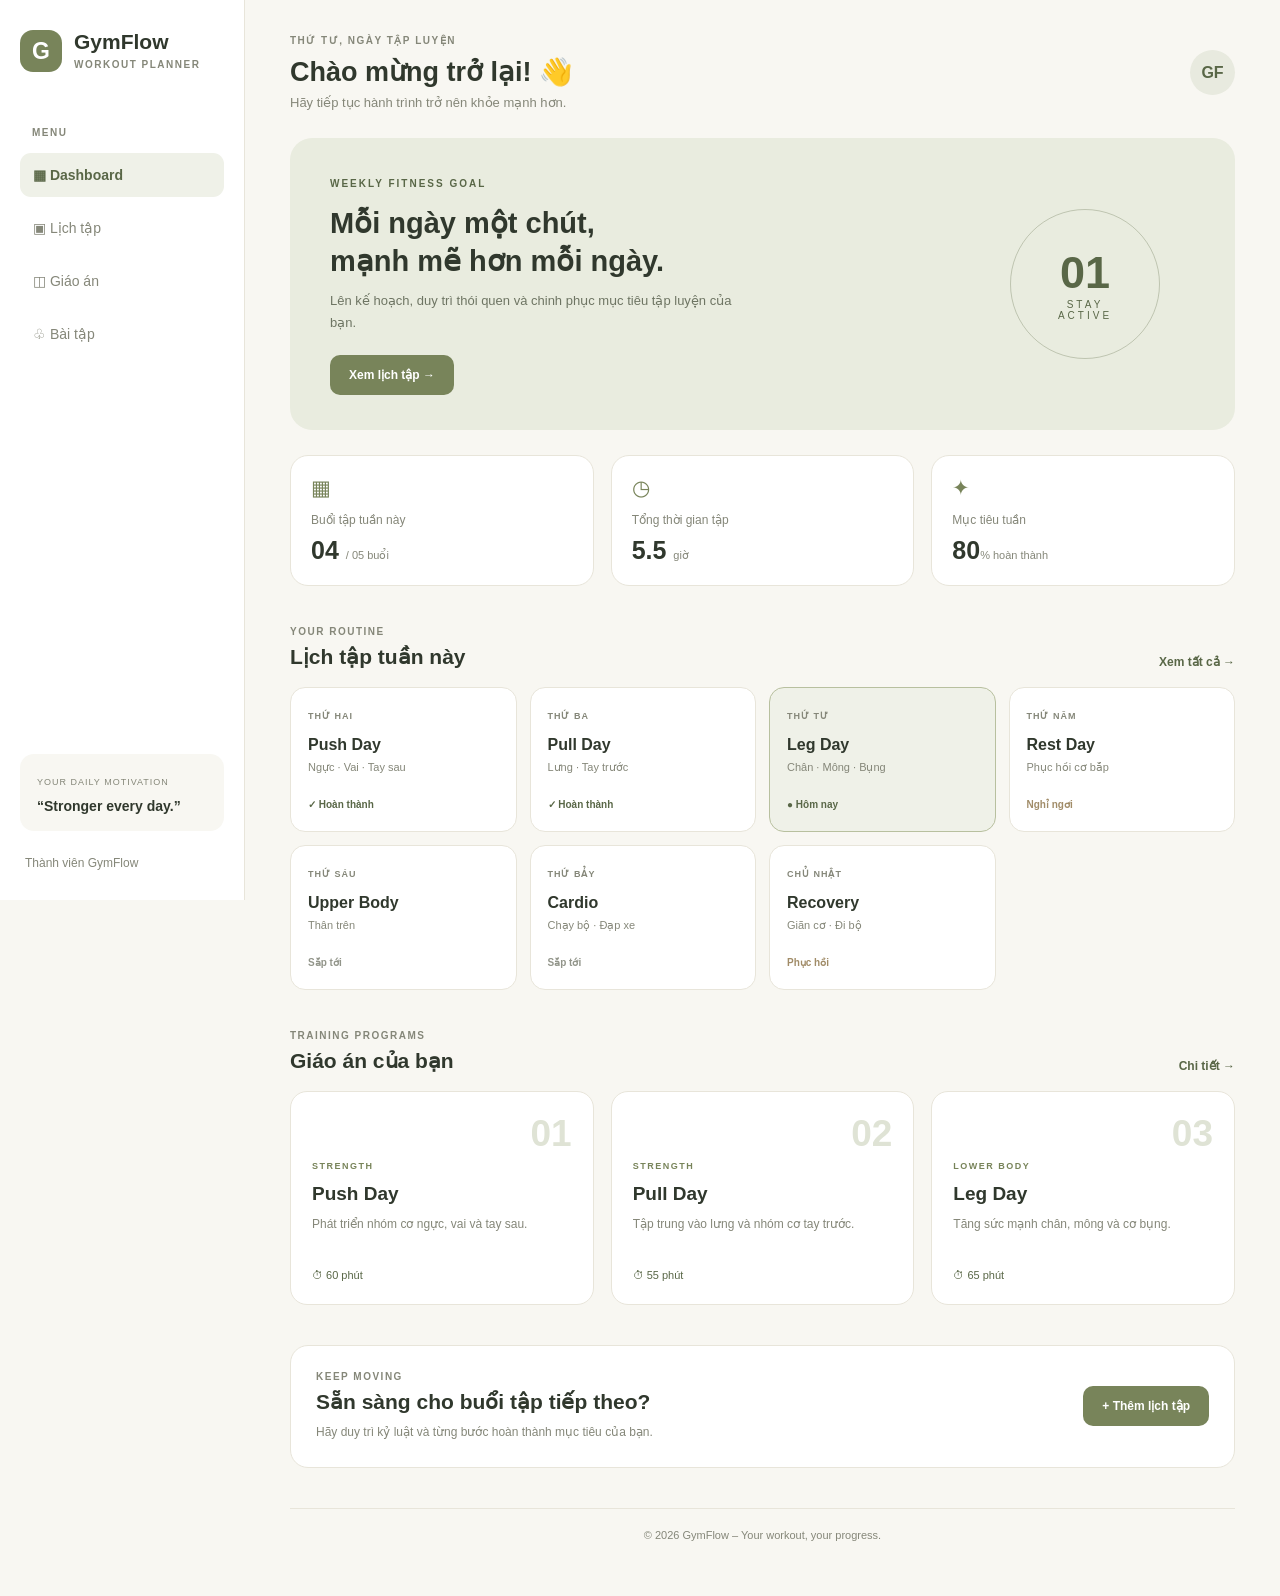
<file: GymFlow/index.html>
<!DOCTYPE html>
<html lang="vi">

<head>
    <meta charset="UTF-8">
    <meta name="viewport" content="width=device-width, initial-scale=1.0">
    <title>GymFlow | Quản lý lịch tập</title>
    <link rel="stylesheet" href="styles.css">
</head>

<body>

    <aside class="sidebar">
        <div class="brand">
            <div class="brand-icon">G</div>
            <div>
                <h2>GymFlow</h2>
                <span>WORKOUT PLANNER</span>
            </div>
        </div>

        <p class="menu-label">MENU</p>

        <nav>
            <a href="index.html" class="nav-link active">▦ Dashboard</a>
            <a href="schedule.html" class="nav-link">▣ Lịch tập</a>
            <a href="exercises.html" class="nav-link">◫ Giáo án</a>
            <a href="exercises.html#exercise-library" class="nav-link">♧ Bài tập</a>
        </nav>


        <div class="sidebar-bottom">
            <div class="quote">
                <span>YOUR DAILY MOTIVATION</span>
                <p>“Stronger every day.”</p>
            </div>
            <p class="user-name">Thành viên GymFlow</p>
        </div>
    </aside>

    <main class="main-content" id="dashboard">
        <header class="topbar">
            <div>
                <p class="eyebrow">THỨ TƯ, NGÀY TẬP LUYỆN</p>
                <h1>Chào mừng trở lại! 👋</h1>
                <p class="subtitle">Hãy tiếp tục hành trình trở nên khỏe mạnh hơn.</p>
            </div>
            <div class="avatar">GF</div>
        </header>

        <section class="hero">
            <div class="hero-text">
                <span class="hero-tag">WEEKLY FITNESS GOAL</span>
                <h2>Mỗi ngày một chút,<br>mạnh mẽ hơn mỗi ngày.</h2>
                <p>Lên kế hoạch, duy trì thói quen và chinh phục mục tiêu tập luyện của bạn.</p>
                <a href="#schedule" class="primary-button">Xem lịch tập →</a>
            </div>
            <div class="hero-decoration">
                <span>01</span>
                <small>STAY<br>ACTIVE</small>
            </div>
        </section>

        <section class="stats">
            <article class="stat-card">
                <div class="stat-icon">▦</div>
                <p>Buổi tập tuần này</p>
                <h3>04 <span>/ 05 buổi</span></h3>
            </article>
            <article class="stat-card">
                <div class="stat-icon">◷</div>
                <p>Tổng thời gian tập</p>
                <h3>5.5 <span>giờ</span></h3>
            </article>
            <article class="stat-card">
                <div class="stat-icon">✦</div>
                <p>Mục tiêu tuần</p>
                <h3>80<span>% hoàn thành</span></h3>
            </article>
        </section>

        <section class="section" id="schedule">
            <div class="section-heading">
                <div>
                    <p class="eyebrow">YOUR ROUTINE</p>
                    <h2>Lịch tập tuần này</h2>
                </div>
                <a href="schedule.html" class="text-link">Xem tất cả →</a>
            </div>

            <div class="schedule-grid">
                <article class="day-card completed">
                    <span class="day">THỨ HAI</span>
                    <h3>Push Day</h3>
                    <p>Ngực · Vai · Tay sau</p>
                    <span class="status">✓ Hoàn thành</span>
                </article>
                <article class="day-card completed">
                    <span class="day">THỨ BA</span>
                    <h3>Pull Day</h3>
                    <p>Lưng · Tay trước</p>
                    <span class="status">✓ Hoàn thành</span>
                </article>
                <article class="day-card today">
                    <span class="day">THỨ TƯ</span>
                    <h3>Leg Day</h3>
                    <p>Chân · Mông · Bụng</p>
                    <span class="status">● Hôm nay</span>
                </article>
                <article class="day-card">
                    <span class="day">THỨ NĂM</span>
                    <h3>Rest Day</h3>
                    <p>Phục hồi cơ bắp</p>
                    <span class="status rest">Nghỉ ngơi</span>
                </article>
                <article class="day-card">
                    <span class="day">THỨ SÁU</span>
                    <h3>Upper Body</h3>
                    <p>Thân trên</p>
                    <span class="status upcoming">Sắp tới</span>
                </article>
                <article class="day-card">
                    <span class="day">THỨ BẢY</span>
                    <h3>Cardio</h3>
                    <p>Chạy bộ · Đạp xe</p>
                    <span class="status upcoming">Sắp tới</span>
                </article>
                <article class="day-card">
                    <span class="day">CHỦ NHẬT</span>
                    <h3>Recovery</h3>
                    <p>Giãn cơ · Đi bộ</p>
                    <span class="status rest">Phục hồi</span>
                </article>
            </div>
        </section>

        <section class="section" id="plans">
            <div class="section-heading">
                <div>
                    <p class="eyebrow">TRAINING PROGRAMS</p>
                    <h2>Giáo án của bạn</h2>
                </div>
                <a href="schedule.html" class="text-link">Chi tiết →</a>
            </div>

            <div class="plan-grid">
                <article class="plan-card">
                    <div class="plan-number">01</div>
                    <span class="plan-category">STRENGTH</span>
                    <h3>Push Day</h3>
                    <p>Phát triển nhóm cơ ngực, vai và tay sau.</p>
                    <span class="plan-time">⏱ 60 phút</span>
                </article>
                <article class="plan-card">
                    <div class="plan-number">02</div>
                    <span class="plan-category">STRENGTH</span>
                    <h3>Pull Day</h3>
                    <p>Tập trung vào lưng và nhóm cơ tay trước.</p>
                    <span class="plan-time">⏱ 55 phút</span>
                </article>
                <article class="plan-card">
                    <div class="plan-number">03</div>
                    <span class="plan-category">LOWER BODY</span>
                    <h3>Leg Day</h3>
                    <p>Tăng sức mạnh chân, mông và cơ bụng.</p>
                    <span class="plan-time">⏱ 65 phút</span>
                </article>
            </div>
        </section>

        <section class="section exercise-section" id="exercises">
            <div>
                <p class="eyebrow">KEEP MOVING</p>
                <h2>Sẵn sàng cho buổi tập tiếp theo?</h2>
                <p>Hãy duy trì kỷ luật và từng bước hoàn thành mục tiêu của bạn.</p>
            </div>
            <a href="form.html" class="primary-button">+ Thêm lịch tập</a>
        </section>

        <footer>
            <p>© 2026 GymFlow – Your workout, your progress.</p>
        </footer>
    </main>

</body>

</html>
</file>
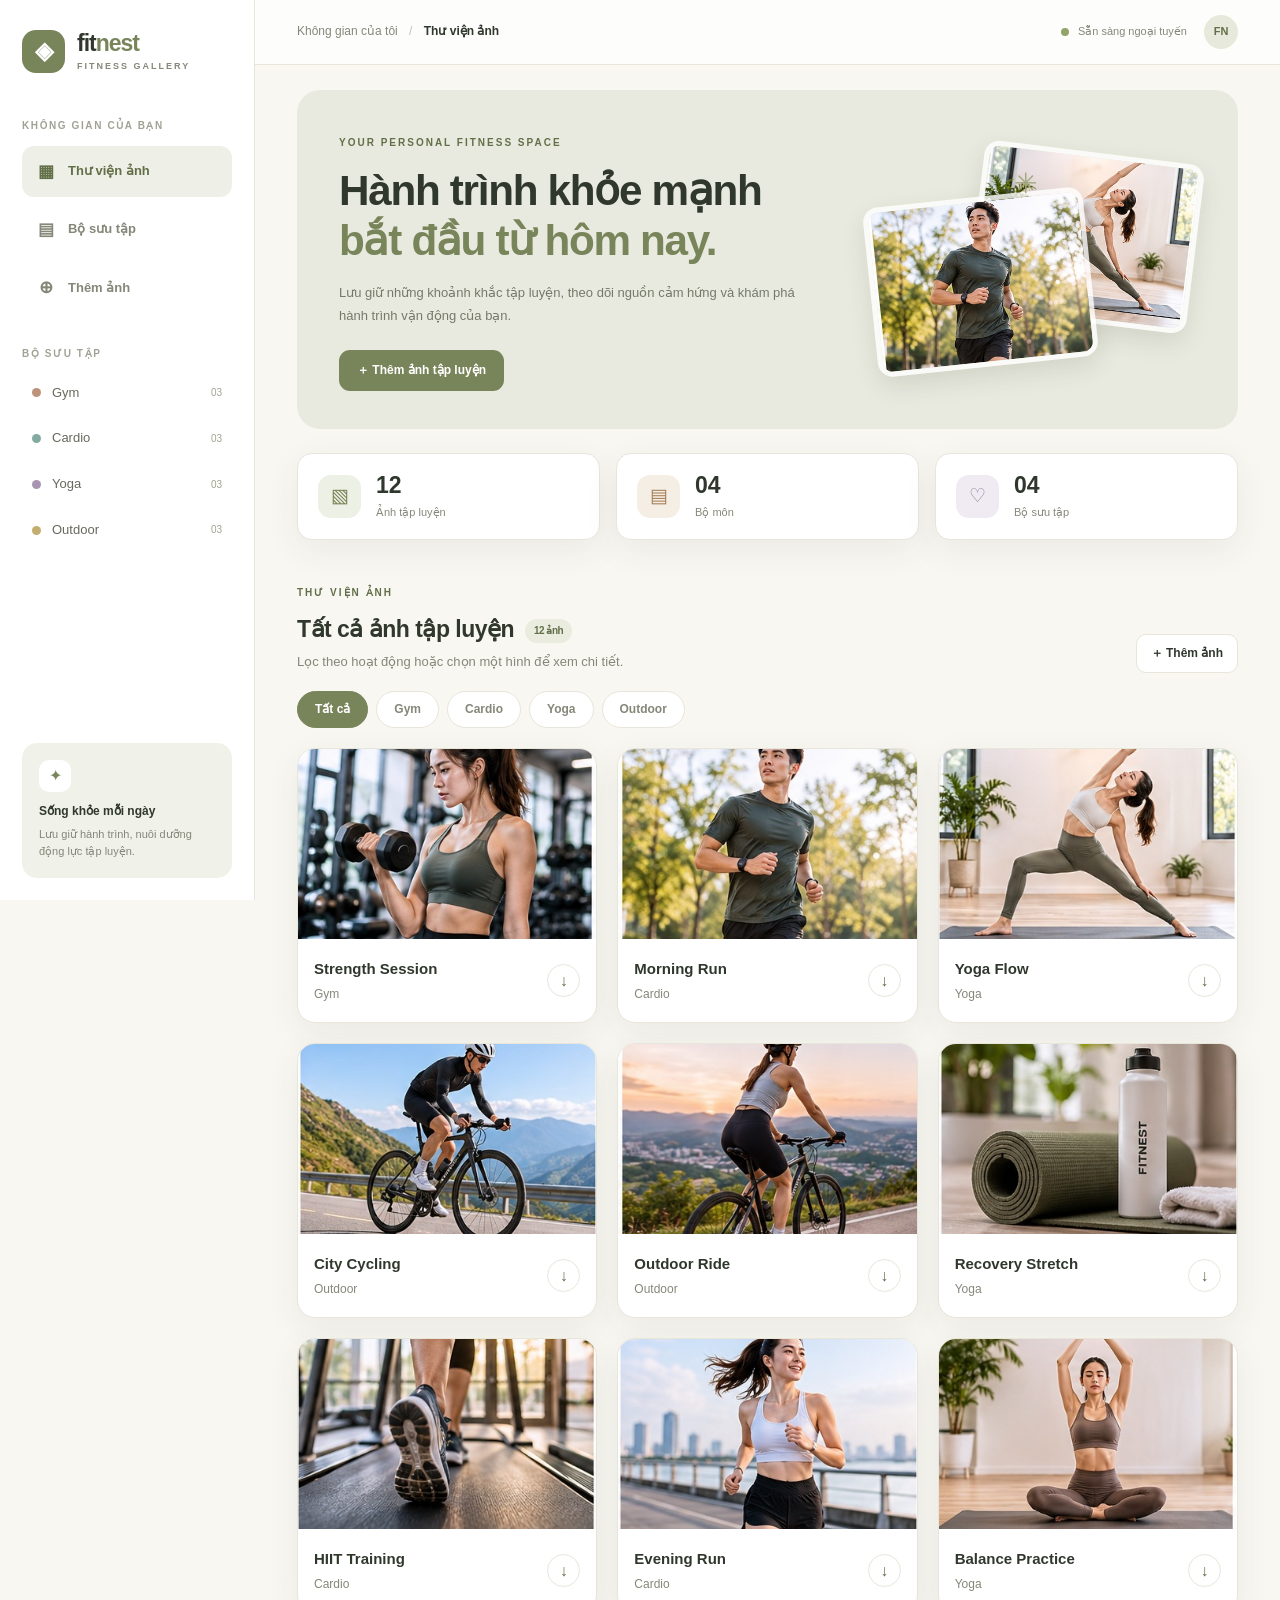
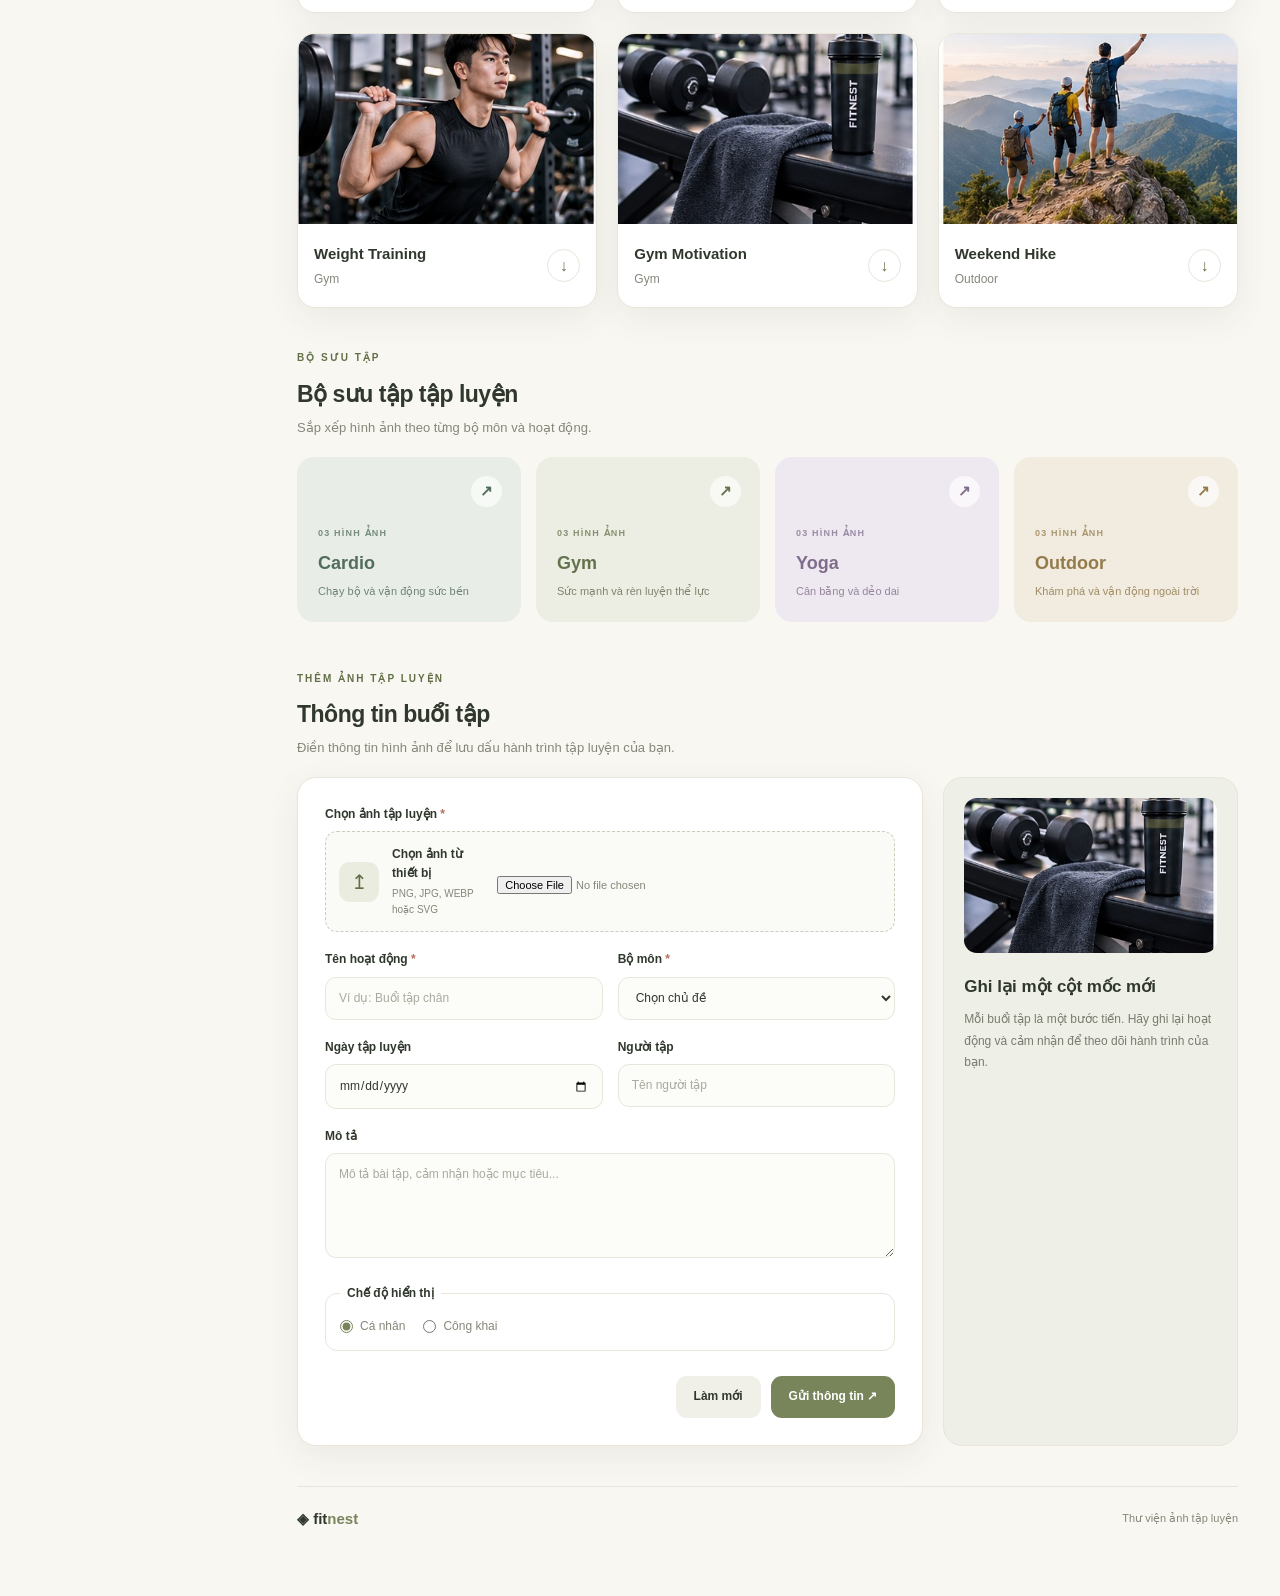
<file: PhotoNest_Custom/index.html>
<!doctype html>
<html lang="vi">

<head>
    <meta charset="utf-8">
    <meta name="viewport" content="width=device-width,initial-scale=1">
    <meta name="description" content="FitNest — Thư viện ảnh tập luyện">
    <title>FitNest | Thư viện ảnh tập luyện</title>
    <link rel="stylesheet" href="styles.css">
</head>

<body>
    <a class="skip-link" href="#gallery">Đến thư viện ảnh</a>
    <div class="app">
        <aside class="sidebar">
            <a class="brand" href="index.html">
                <span class="brand-icon">◈</span>
                <span>fit<b>nest</b><small>FITNESS GALLERY</small></span>
            </a>
            <p class="nav-label">KHÔNG GIAN CỦA BẠN</p>
            <nav class="nav-links" aria-label="Điều hướng">
                <a class="nav-active" href="#gallery"><span>▦</span> Thư viện ảnh</a>
                <a href="#collections"><span>▤</span> Bộ sưu tập</a>
                <a href="#add-photo"><span>⊕</span> Thêm ảnh</a>
            </nav>

            <p class="nav-label">BỘ SƯU TẬP</p>
            <div class="side-collections">
                <a href="#collections"><span class="dot coral"></span> Gym <small>03</small></a>
                <a href="#collections"><span class="dot aqua"></span> Cardio <small>03</small></a>
                <a href="#collections"><span class="dot purple"></span> Yoga <small>03</small></a>
                <a href="#collections"><span class="dot yellow"></span> Outdoor <small>03</small></a>
            </div>

            <div class="sidebar-end">
                <span class="sidebar-end-icon">✦</span>
                <strong>Sống khỏe mỗi ngày</strong>
                <p>Lưu giữ hành trình, nuôi dưỡng động lực tập luyện.</p>
            </div>
        </aside>

        <div class="main">
            <header class="topbar">
                <div class="breadcrumbs">Không gian của tôi <span>/</span> <b>Thư viện ảnh</b></div>
                <div class="profile">
                    <span class="status-dot"></span> Sẵn sàng ngoại tuyến
                    <span class="avatar">FN</span>
                </div>
            </header>

            <main class="content">
                <section class="hero">
                    <div class="hero-copy">
                        <span class="overline">YOUR PERSONAL FITNESS SPACE</span>
                        <h1>Hành trình khỏe mạnh<br><em>bắt đầu từ hôm nay.</em></h1>
                        <p>Lưu giữ những khoảnh khắc tập luyện, theo dõi nguồn cảm hứng và khám phá hành trình vận động
                            của bạn.</p>
                        <a class="btn btn-primary" href="#add-photo">＋ Thêm ảnh tập luyện</a>
                    </div>
                    <div class="hero-art" aria-hidden="true">
                        <img class="hero-back" src="assets/08-yoga-warrior-pose.jpg" alt="">
                        <img class="hero-front" src="assets/05-cardio-park-run.jpg" alt="">
                        <span class="spark">✳</span>
                    </div>
                </section>

                <section class="summary" aria-label="Tổng quan thư viện">
                    <div class="summary-item">
                        <span class="summary-icon icon-one">▧</span>
                        <div><strong>12</strong>
                            <p>Ảnh tập luyện</p>
                        </div>
                    </div>
                    <div class="summary-item">
                        <span class="summary-icon icon-two">▤</span>
                        <div><strong>04</strong>
                            <p>Bộ môn</p>
                        </div>
                    </div>
                    <div class="summary-item">
                        <span class="summary-icon icon-three">♡</span>
                        <div><strong>04</strong>
                            <p>Bộ sưu tập</p>
                        </div>
                    </div>
                </section>

                <section class="library-section" id="gallery">
                    <div class="section-head">
                        <div>
                            <span class="overline">THƯ VIỆN ẢNH</span>
                            <h2>Tất cả ảnh tập luyện <span class="count-badge">12 ảnh</span></h2>
                            <p>Lọc theo hoạt động hoặc chọn một hình để xem chi tiết.</p>
                        </div>
                        <a href="#add-photo" class="quiet-action">＋ Thêm ảnh</a>
                    </div>

                    <div class="filter-wrap">
                        <input class="filter-input" type="radio" id="filter-all" name="filter" checked>
                        <input class="filter-input" type="radio" id="filter-nature" name="filter">
                        <input class="filter-input" type="radio" id="filter-travel" name="filter">
                        <input class="filter-input" type="radio" id="filter-city" name="filter">
                        <input class="filter-input" type="radio" id="filter-life" name="filter">

                        <div class="filter-bar" role="group" aria-label="Lọc theo chủ đề">
                            <label for="filter-all">Tất cả</label>
                            <label for="filter-nature">Gym</label>
                            <label for="filter-travel">Cardio</label>
                            <label for="filter-city">Yoga</label>
                            <label for="filter-life">Outdoor</label>
                        </div>

                        <div class="gallery-grid">
                            <article class="photo-card category-nature">
                                <a class="photo-preview" href="#photo-1" aria-label="Xem ảnh Strength Session">
                                    <img src="assets/01-gym-strength-dumbbells.jpg" alt="Strength Session" width="800"
                                        height="600" loading="lazy">
                                    <span class="view-indicator">↗</span>
                                </a>
                                <div class="photo-caption">
                                    <div>
                                        <h3>Strength Session</h3>
                                        <p>Gym</p>
                                    </div>
                                    <a href="assets/01-gym-strength-dumbbells.jpg"
                                        download="01-gym-strength-dumbbells.jpg" class="download-link"
                                        aria-label="Tải Strength Session" title="Tải ảnh">↓</a>
                                </div>
                            </article>

                            <article class="photo-card category-travel">
                                <a class="photo-preview" href="#photo-2" aria-label="Xem ảnh Morning Run">
                                    <img src="assets/05-cardio-park-run.jpg" alt="Morning Run" width="800" height="600"
                                        loading="lazy">
                                    <span class="view-indicator">↗</span>
                                </a>
                                <div class="photo-caption">
                                    <div>
                                        <h3>Morning Run</h3>
                                        <p>Cardio</p>
                                    </div>
                                    <a href="assets/05-cardio-park-run.jpg" download="05-cardio-park-run.jpg"
                                        class="download-link" aria-label="Tải Morning Run" title="Tải ảnh">↓</a>
                                </div>
                            </article>

                            <article class="photo-card category-city">
                                <a class="photo-preview" href="#photo-3" aria-label="Xem ảnh Yoga Flow">
                                    <img src="assets/08-yoga-warrior-pose.jpg" alt="Yoga Flow" width="800" height="600"
                                        loading="lazy">
                                    <span class="view-indicator">↗</span>
                                </a>
                                <div class="photo-caption">
                                    <div>
                                        <h3>Yoga Flow</h3>
                                        <p>Yoga</p>
                                    </div>
                                    <a href="assets/08-yoga-warrior-pose.jpg" download="08-yoga-warrior-pose.jpg"
                                        class="download-link" aria-label="Tải Yoga Flow" title="Tải ảnh">↓</a>
                                </div>
                            </article>

                            <article class="photo-card category-life">
                                <a class="photo-preview" href="#photo-4" aria-label="Xem ảnh City Cycling">
                                    <img src="assets/10-outdoor-cycling-mountain.jpg" alt="City Cycling" width="800"
                                        height="600" loading="lazy">
                                    <span class="view-indicator">↗</span>
                                </a>
                                <div class="photo-caption">
                                    <div>
                                        <h3>City Cycling</h3>
                                        <p>Outdoor</p>
                                    </div>
                                    <a href="assets/10-outdoor-cycling-mountain.jpg"
                                        download="10-outdoor-cycling-mountain.jpg" class="download-link"
                                        aria-label="Tải City Cycling" title="Tải ảnh">↓</a>
                                </div>
                            </article>

                            <article class="photo-card category-life">
                                <a class="photo-preview" href="#photo-5" aria-label="Xem ảnh Outdoor Ride">
                                    <img src="assets/11-outdoor-cycling-sunset.jpg" alt="Outdoor Ride" width="800"
                                        height="600" loading="lazy">
                                    <span class="view-indicator">↗</span>
                                </a>
                                <div class="photo-caption">
                                    <div>
                                        <h3>Outdoor Ride</h3>
                                        <p>Outdoor</p>
                                    </div>
                                    <a href="assets/11-outdoor-cycling-sunset.jpg"
                                        download="11-outdoor-cycling-sunset.jpg" class="download-link"
                                        aria-label="Tải Outdoor Ride" title="Tải ảnh">↓</a>
                                </div>
                            </article>

                            <article class="photo-card category-city">
                                <a class="photo-preview" href="#photo-6" aria-label="Xem ảnh Recovery Stretch">
                                    <img src="assets/09-yoga-mat-and-bottle.jpg" alt="Recovery Stretch" width="800"
                                        height="600" loading="lazy">
                                    <span class="view-indicator">↗</span>
                                </a>
                                <div class="photo-caption">
                                    <div>
                                        <h3>Recovery Stretch</h3>
                                        <p>Yoga</p>
                                    </div>
                                    <a href="assets/09-yoga-mat-and-bottle.jpg" download="10-yoga-seated-stretch.jpg"
                                        class="download-link" aria-label="Tải Recovery Stretch" title="Tải ảnh">↓</a>
                                </div>
                            </article>

                            <article class="photo-card category-travel">
                                <a class="photo-preview" href="#photo-7" aria-label="Xem ảnh HIIT Training">
                                    <img src="assets/06-cardio-treadmill.jpg" alt="HIIT Training" width="800"
                                        height="600" loading="lazy">
                                    <span class="view-indicator">↗</span>
                                </a>
                                <div class="photo-caption">
                                    <div>
                                        <h3>HIIT Training</h3>
                                        <p>Cardio</p>
                                    </div>
                                    <a href="assets/06-cardio-treadmill.jpg" download="06-cardio-treadmill.jpg"
                                        class="download-link" aria-label="Tải HIIT Training" title="Tải ảnh">↓</a>
                                </div>
                            </article>

                            <article class="photo-card category-travel">
                                <a class="photo-preview" href="#photo-8" aria-label="Xem ảnh Evening Run">
                                    <img src="assets/04-cardio-city-run.jpg" alt="Evening Run" width="800" height="600"
                                        loading="lazy">
                                    <span class="view-indicator">↗</span>
                                </a>
                                <div class="photo-caption">
                                    <div>
                                        <h3>Evening Run</h3>
                                        <p>Cardio</p>
                                    </div>
                                    <a href="assets/04-cardio-city-run.jpg" download="04-cardio-city-run.jpg"
                                        class="download-link" aria-label="Tải Evening Run" title="Tải ảnh">↓</a>
                                </div>
                            </article>

                            <article class="photo-card category-city">
                                <a class="photo-preview" href="#photo-9" aria-label="Xem ảnh Balance Practice">
                                    <img src="assets/07-yoga-meditation.jpg" alt="Balance Practice" width="800"
                                        height="600" loading="lazy">
                                    <span class="view-indicator">↗</span>
                                </a>
                                <div class="photo-caption">
                                    <div>
                                        <h3>Balance Practice</h3>
                                        <p>Yoga</p>
                                    </div>
                                    <a href="assets/07-yoga-meditation.jpg" download="07-yoga-meditation.jpg"
                                        class="download-link" aria-label="Tải Balance Practice" title="Tải ảnh">↓</a>
                                </div>
                            </article>

                            <article class="photo-card category-nature">
                                <a class="photo-preview" href="#photo-10" aria-label="Xem ảnh Weight Training">
                                    <img src="assets/02-gym-barbell-squat.jpg" alt="Weight Training" width="800"
                                        height="600" loading="lazy">
                                    <span class="view-indicator">↗</span>
                                </a>
                                <div class="photo-caption">
                                    <div>
                                        <h3>Weight Training</h3>
                                        <p>Gym</p>
                                    </div>
                                    <a href="assets/02-gym-barbell-squat.jpg" download="02-gym-barbell-squat.jpg"
                                        class="download-link" aria-label="Tải Weight Training" title="Tải ảnh">↓</a>
                                </div>
                            </article>

                            <article class="photo-card category-nature">
                                <a class="photo-preview" href="#photo-11" aria-label="Xem ảnh Gym Motivation">
                                    <img src="assets/03-gym-equipment.jpg" alt="Gym Motivation" width="800" height="600"
                                        loading="lazy">
                                    <span class="view-indicator">↗</span>
                                </a>
                                <div class="photo-caption">
                                    <div>
                                        <h3>Gym Motivation</h3>
                                        <p>Gym</p>
                                    </div>
                                    <a href="assets/03-gym-equipment.jpg" download="03-gym-equipment.jpg"
                                        class="download-link" aria-label="Tải Gym Motivation" title="Tải ảnh">↓</a>
                                </div>
                            </article>

                            <article class="photo-card category-life">
                                <a class="photo-preview" href="#photo-12" aria-label="Xem ảnh Weekend Hike">
                                    <img src="assets/12-outdoor-hiking.jpg" alt="Weekend Hike" width="800" height="600"
                                        loading="lazy">
                                    <span class="view-indicator">↗</span>
                                </a>
                                <div class="photo-caption">
                                    <div>
                                        <h3>Weekend Hike</h3>
                                        <p>Outdoor</p>
                                    </div>
                                    <a href="assets/12-outdoor-hiking.jpg" download="12-outdoor-hiking.jpg"
                                        class="download-link" aria-label="Tải Weekend Hike" title="Tải ảnh">↓</a>
                                </div>
                            </article>
                        </div>
                    </div>
                </section>

                <section class="collections-section" id="collections">
                    <div class="section-head">
                        <div>
                            <span class="overline">BỘ SƯU TẬP</span>
                            <h2>Bộ sưu tập tập luyện</h2>
                            <p>Sắp xếp hình ảnh theo từng bộ môn và hoạt động.</p>
                        </div>
                    </div>
                    <div class="collection-grid">
                        <a class="collection-tile tile-travel" href="#gallery">
                            <span>03 HÌNH ẢNH</span>
                            <h3>Cardio</h3>
                            <p>Chạy bộ và vận động sức bền</p><b>↗</b>
                        </a>
                        <a class="collection-tile tile-nature" href="#gallery">
                            <span>03 HÌNH ẢNH</span>
                            <h3>Gym</h3>
                            <p>Sức mạnh và rèn luyện thể lực</p><b>↗</b>
                        </a>
                        <a class="collection-tile tile-city" href="#gallery">
                            <span>03 HÌNH ẢNH</span>
                            <h3>Yoga</h3>
                            <p>Cân bằng và dẻo dai</p><b>↗</b>
                        </a>
                        <a class="collection-tile tile-life" href="#gallery">
                            <span>03 HÌNH ẢNH</span>
                            <h3>Outdoor</h3>
                            <p>Khám phá và vận động ngoài trời</p><b>↗</b>
                        </a>
                    </div>
                </section>

                <section class="form-section" id="add-photo">
                    <div class="section-head">
                        <div>
                            <span class="overline">THÊM ẢNH TẬP LUYỆN</span>
                            <h2>Thông tin buổi tập</h2>
                            <p>Điền thông tin hình ảnh để lưu dấu hành trình tập luyện của bạn.</p>
                        </div>
                    </div>
                    <div class="form-layout">
                        <form class="photo-form" action="form-result.html" method="get">
                            <div class="field">
                                <label for="photo-file">Chọn ảnh tập luyện <span>*</span></label>
                                <div class="file-box">
                                    <span class="file-symbol">↥</span>
                                    <div><strong>Chọn ảnh từ thiết bị</strong><small>PNG, JPG, WEBP hoặc SVG</small>
                                    </div>
                                    <input type="file" id="photo-file" name="photo" accept="image/*" required>
                                </div>
                            </div>

                            <div class="field-row">
                                <div class="field">
                                    <label for="photo-title">Tên hoạt động <span>*</span></label>
                                    <input id="photo-title" name="title" type="text" placeholder="Ví dụ: Buổi tập chân"
                                        minlength="2" maxlength="80" required>
                                </div>
                                <div class="field">
                                    <label for="photo-category">Bộ môn <span>*</span></label>
                                    <select id="photo-category" name="category" required>
                                        <option value="" disabled selected>Chọn chủ đề</option>
                                        <option>Gym</option>
                                        <option>Cardio</option>
                                        <option>Yoga</option>
                                        <option>Outdoor</option>
                                    </select>
                                </div>
                            </div>

                            <div class="field-row">
                                <div class="field">
                                    <label for="photo-date">Ngày tập luyện</label>
                                    <input id="photo-date" name="date" type="date">
                                </div>
                                <div class="field">
                                    <label for="photo-author">Người tập</label>
                                    <input id="photo-author" name="author" type="text" placeholder="Tên người tập">
                                </div>
                            </div>

                            <div class="field">
                                <label for="photo-description">Mô tả</label>
                                <textarea id="photo-description" name="description" rows="4" maxlength="500"
                                    placeholder="Mô tả bài tập, cảm nhận hoặc mục tiêu..."></textarea>
                            </div>

                            <fieldset class="privacy-field">
                                <legend>Chế độ hiển thị</legend>
                                <label><input type="radio" name="visibility" value="private" checked> Cá nhân</label>
                                <label><input type="radio" name="visibility" value="public"> Công khai</label>
                            </fieldset>

                            <div class="form-actions">
                                <button type="reset" class="btn btn-secondary">Làm mới</button>
                                <button type="submit" class="btn btn-primary">Gửi thông tin ↗</button>
                            </div>
                        </form>

                        <aside class="form-aside">
                            <div class="aside-illustration">
                                <img src="assets/03-gym-equipment.jpg" alt="Thiết bị tập luyện">
                            </div>
                            <h3>Ghi lại một cột mốc mới</h3>
                            <p>Mỗi buổi tập là một bước tiến. Hãy ghi lại hoạt động và cảm nhận để theo dõi hành trình
                                của bạn.</p>
                        </aside>
                    </div>
                </section>

                <footer class="footer">
                    <span>◈ fit<b>nest</b></span>
                    <span>Thư viện ảnh tập luyện</span>
                </footer>
            </main>
        </div>
    </div>

    <section class="modal" id="photo-1" aria-label="Chi tiết Strength Session">
        <a class="modal-shade" href="#gallery" aria-label="Đóng"></a>
        <div class="modal-window">
            <a class="modal-close" href="#gallery" aria-label="Đóng">×</a>
            <img src="assets/01-gym-strength-dumbbells.jpg" alt="Strength Session">
            <div class="modal-meta">
                <div><span class="overline">CHI TIẾT ẢNH</span>
                    <h2>Strength Session</h2>
                    <p>Gym · JPG</p>
                </div>
                <a href="assets/01-gym-strength-dumbbells.jpg" download="01-gym-strength-dumbbells.jpg"
                    class="btn btn-primary">↓ Tải ảnh</a>
            </div>
        </div>
    </section>

    <section class="modal" id="photo-2" aria-label="Chi tiết Morning Run">
        <a class="modal-shade" href="#gallery" aria-label="Đóng"></a>
        <div class="modal-window">
            <a class="modal-close" href="#gallery" aria-label="Đóng">×</a>
            <img src="assets/05-cardio-park-run.jpg" alt="Morning Run">
            <div class="modal-meta">
                <div><span class="overline">CHI TIẾT ẢNH</span>
                    <h2>Morning Run</h2>
                    <p>Cardio · JPG</p>
                </div>
                <a href="assets/05-cardio-park-run.jpg" download="05-cardio-park-run.jpg" class="btn btn-primary">↓ Tải
                    ảnh</a>
            </div>
        </div>
    </section>

    <section class="modal" id="photo-3" aria-label="Chi tiết Yoga Flow">
        <a class="modal-shade" href="#gallery" aria-label="Đóng"></a>
        <div class="modal-window">
            <a class="modal-close" href="#gallery" aria-label="Đóng">×</a>
            <img src="assets/08-yoga-warrior-pose.jpg" alt="Yoga Flow">
            <div class="modal-meta">
                <div><span class="overline">CHI TIẾT ẢNH</span>
                    <h2>Yoga Flow</h2>
                    <p>Yoga · JPG</p>
                </div>
                <a href="assets/08-yoga-warrior-pose.jpg" download="08-yoga-warrior-pose.jpg" class="btn btn-primary">↓
                    Tải ảnh</a>
            </div>
        </div>
    </section>

    <section class="modal" id="photo-4" aria-label="Chi tiết City Cycling">
        <a class="modal-shade" href="#gallery" aria-label="Đóng"></a>
        <div class="modal-window">
            <a class="modal-close" href="#gallery" aria-label="Đóng">×</a>
            <img src="assets/10-outdoor-cycling-mountain.jpg" alt="City Cycling">
            <div class="modal-meta">
                <div><span class="overline">CHI TIẾT ẢNH</span>
                    <h2>City Cycling</h2>
                    <p>Outdoor · JPG</p>
                </div>
                <a href="assets/10-outdoor-cycling-mountain.jpg" download="10-outdoor-cycling-mountain.jpg"
                    class="btn btn-primary">↓ Tải ảnh</a>
            </div>
        </div>
    </section>

    <section class="modal" id="photo-5" aria-label="Chi tiết Outdoor Ride">
        <a class="modal-shade" href="#gallery" aria-label="Đóng"></a>
        <div class="modal-window">
            <a class="modal-close" href="#gallery" aria-label="Đóng">×</a>
            <img src="assets/11-outdoor-cycling-sunset.jpg" alt="Outdoor Ride">
            <div class="modal-meta">
                <div><span class="overline">CHI TIẾT ẢNH</span>
                    <h2>Outdoor Ride</h2>
                    <p>Outdoor · JPG</p>
                </div>
                <a href="assets/11-outdoor-cycling-sunset.jpg" download="11-outdoor-cycling-sunset.jpg"
                    class="btn btn-primary">↓ Tải ảnh</a>
            </div>
        </div>
    </section>

    <section class="modal" id="photo-6" aria-label="Chi tiết Recovery Stretch">
        <a class="modal-shade" href="#gallery" aria-label="Đóng"></a>
        <div class="modal-window">
            <a class="modal-close" href="#gallery" aria-label="Đóng">×</a>
            <img src="assets/09-yoga-mat-and-bottle.jpg" alt="Recovery Stretch">
            <div class="modal-meta">
                <div><span class="overline">CHI TIẾT ẢNH</span>
                    <h2>Recovery Stretch</h2>
                    <p>Yoga · JPG</p>
                </div>
                <a href="assets/09-yoga-mat-and-bottle.jpg" download="10-yoga-seated-stretch.jpg"
                    class="btn btn-primary">↓ Tải ảnh</a>
            </div>
        </div>
    </section>

    <section class="modal" id="photo-7" aria-label="Chi tiết HIIT Training">
        <a class="modal-shade" href="#gallery" aria-label="Đóng"></a>
        <div class="modal-window">
            <a class="modal-close" href="#gallery" aria-label="Đóng">×</a>
            <img src="assets/06-cardio-treadmill.jpg" alt="HIIT Training">
            <div class="modal-meta">
                <div><span class="overline">CHI TIẾT ẢNH</span>
                    <h2>HIIT Training</h2>
                    <p>Cardio · JPG</p>
                </div>
                <a href="assets/06-cardio-treadmill.jpg" download="06-cardio-treadmill.jpg" class="btn btn-primary">↓
                    Tải ảnh</a>
            </div>
        </div>
    </section>

    <section class="modal" id="photo-8" aria-label="Chi tiết Evening Run">
        <a class="modal-shade" href="#gallery" aria-label="Đóng"></a>
        <div class="modal-window">
            <a class="modal-close" href="#gallery" aria-label="Đóng">×</a>
            <img src="assets/04-cardio-city-run.jpg" alt="Evening Run">
            <div class="modal-meta">
                <div><span class="overline">CHI TIẾT ẢNH</span>
                    <h2>Evening Run</h2>
                    <p>Cardio · JPG</p>
                </div>
                <a href="assets/04-cardio-city-run.jpg" download="04-cardio-city-run.jpg" class="btn btn-primary">↓ Tải
                    ảnh</a>
            </div>
        </div>
    </section>

    <section class="modal" id="photo-9" aria-label="Chi tiết Balance Practice">
        <a class="modal-shade" href="#gallery" aria-label="Đóng"></a>
        <div class="modal-window">
            <a class="modal-close" href="#gallery" aria-label="Đóng">×</a>
            <img src="assets/07-yoga-meditation.jpg" alt="Balance Practice">
            <div class="modal-meta">
                <div><span class="overline">CHI TIẾT ẢNH</span>
                    <h2>Balance Practice</h2>
                    <p>Yoga · JPG</p>
                </div>
                <a href="assets/07-yoga-meditation.jpg" download="07-yoga-meditation.jpg" class="btn btn-primary">↓ Tải
                    ảnh</a>
            </div>
        </div>
    </section>

    <section class="modal" id="photo-10" aria-label="Chi tiết Weight Training">
        <a class="modal-shade" href="#gallery" aria-label="Đóng"></a>
        <div class="modal-window">
            <a class="modal-close" href="#gallery" aria-label="Đóng">×</a>
            <img src="assets/02-gym-barbell-squat.jpg" alt="Weight Training">
            <div class="modal-meta">
                <div><span class="overline">CHI TIẾT ẢNH</span>
                    <h2>Weight Training</h2>
                    <p>Gym · JPG</p>
                </div>
                <a href="assets/02-gym-barbell-squat.jpg" download="02-gym-barbell-squat.jpg" class="btn btn-primary">↓
                    Tải ảnh</a>
            </div>
        </div>
    </section>

    <section class="modal" id="photo-11" aria-label="Chi tiết Gym Motivation">
        <a class="modal-shade" href="#gallery" aria-label="Đóng"></a>
        <div class="modal-window">
            <a class="modal-close" href="#gallery" aria-label="Đóng">×</a>
            <img src="assets/03-gym-equipment.jpg" alt="Gym Motivation">
            <div class="modal-meta">
                <div><span class="overline">CHI TIẾT ẢNH</span>
                    <h2>Gym Motivation</h2>
                    <p>Gym · JPG</p>
                </div>
                <a href="assets/03-gym-equipment.jpg" download="03-gym-equipment.jpg" class="btn btn-primary">↓ Tải
                    ảnh</a>
            </div>
        </div>
    </section>

    <section class="modal" id="photo-12" aria-label="Chi tiết Weekend Hike">
        <a class="modal-shade" href="#gallery" aria-label="Đóng"></a>
        <div class="modal-window">
            <a class="modal-close" href="#gallery" aria-label="Đóng">×</a>
            <img src="assets/12-outdoor-hiking.jpg" alt="Weekend Hike">
            <div class="modal-meta">
                <div><span class="overline">CHI TIẾT ẢNH</span>
                    <h2>Weekend Hike</h2>
                    <p>Outdoor · JPG</p>
                </div>
                <a href="assets/12-outdoor-hiking.jpg" download="12-outdoor-hiking.jpg" class="btn btn-primary">↓ Tải
                    ảnh</a>
            </div>
        </div>
    </section>
</body>

</html>
</file>
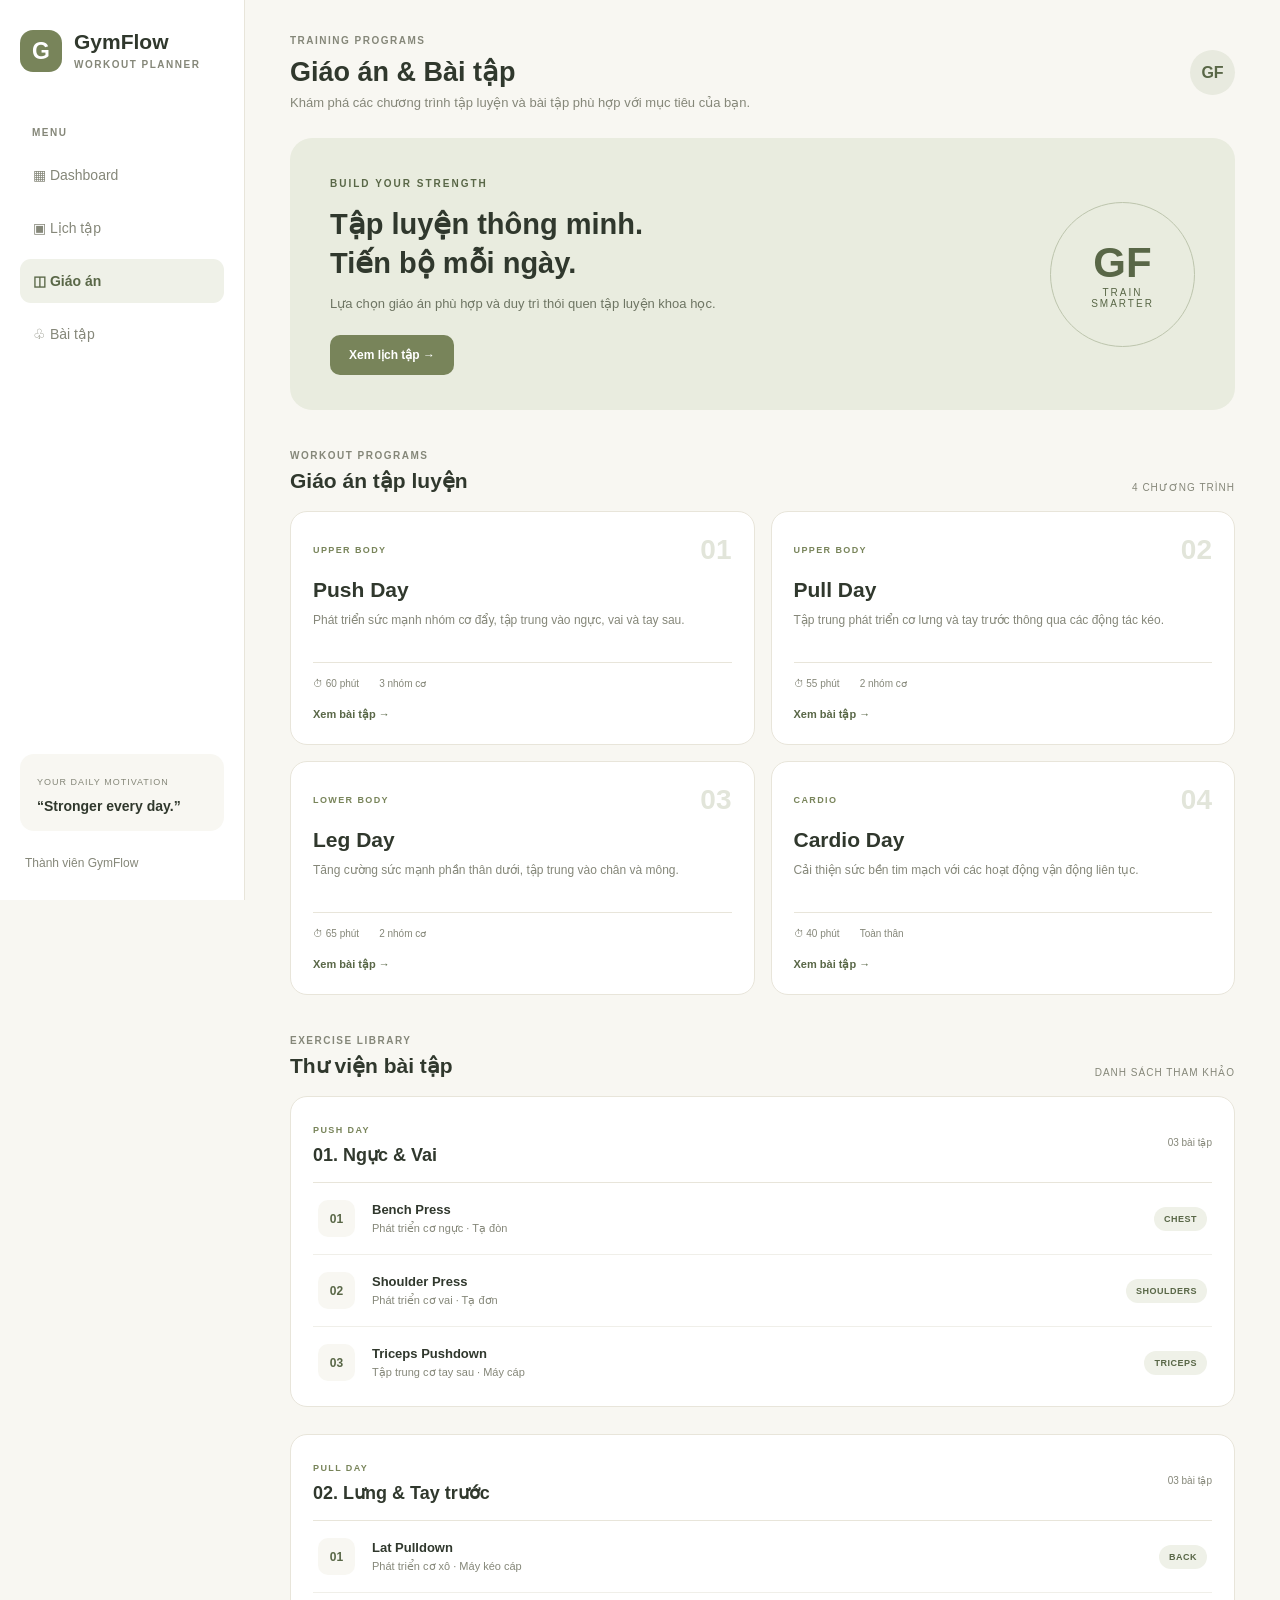
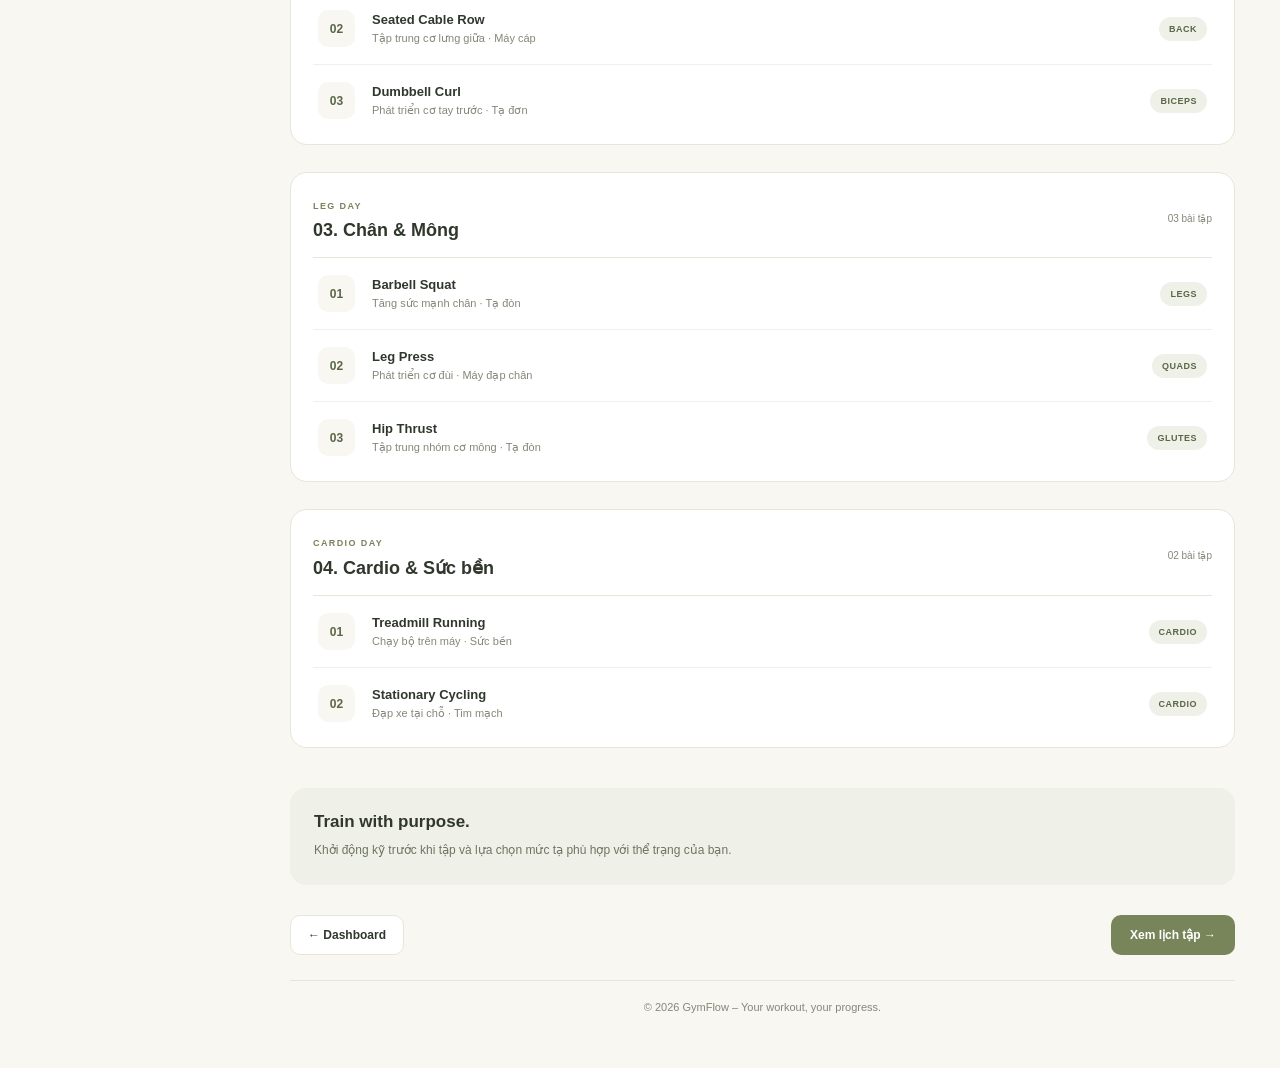
<file: GymFlow/exercises.html>
<!DOCTYPE html>
<html lang="vi">

<head>
    <meta charset="UTF-8">
    <meta name="viewport" content="width=device-width, initial-scale=1.0">
    <title>GymFlow | Giáo án và bài tập</title>
    <link rel="stylesheet" href="styles.css">
</head>

<body>

    <aside class="sidebar">
        <div class="brand">
            <div class="brand-icon">G</div>
            <div>
                <h2>GymFlow</h2>
                <span>WORKOUT PLANNER</span>
            </div>
        </div>

        <p class="menu-label">MENU</p>

        <nav>
            <a href="index.html" class="nav-link">▦ Dashboard</a>
            <a href="schedule.html" class="nav-link">▣ Lịch tập</a>
            <a href="exercises.html" class="nav-link active">◫ Giáo án</a>
            <a href="exercises.html#exercise-library" class="nav-link">♧ Bài tập</a>
        </nav>



        <div class="sidebar-bottom">
            <div class="quote">
                <span>YOUR DAILY MOTIVATION</span>
                <p>“Stronger every day.”</p>
            </div>
            <p class="user-name">Thành viên GymFlow</p>
        </div>
    </aside>

    <main class="main-content">

        <header class="topbar">
            <div>
                <p class="eyebrow">TRAINING PROGRAMS</p>
                <h1>Giáo án & Bài tập</h1>
                <p class="subtitle">Khám phá các chương trình tập luyện và bài tập phù hợp với mục tiêu của bạn.</p>
            </div>
            <div class="avatar">GF</div>
        </header>

        <section class="exercise-hero">
            <div>
                <span class="hero-tag">BUILD YOUR STRENGTH</span>
                <h2>Tập luyện thông minh.<br>Tiến bộ mỗi ngày.</h2>
                <p>Lựa chọn giáo án phù hợp và duy trì thói quen tập luyện khoa học.</p>
                <a href="schedule.html" class="primary-button">Xem lịch tập →</a>
            </div>
            <div class="exercise-hero-mark">
                <strong>GF</strong>
                <span>TRAIN<br>SMARTER</span>
            </div>
        </section>

        <section class="section" id="plans">
            <div class="section-heading">
                <div>
                    <p class="eyebrow">WORKOUT PROGRAMS</p>
                    <h2>Giáo án tập luyện</h2>
                </div>
                <span class="week-label">4 CHƯƠNG TRÌNH</span>
            </div>

            <div class="program-grid">

                <article class="program-card">
                    <div class="program-top">
                        <span class="program-tag">UPPER BODY</span>
                        <span class="program-index">01</span>
                    </div>
                    <h3>Push Day</h3>
                    <p>Phát triển sức mạnh nhóm cơ đẩy, tập trung vào ngực, vai và tay sau.</p>
                    <div class="program-meta">
                        <span>⏱ 60 phút</span>
                        <span>3 nhóm cơ</span>
                    </div>
                    <a href="#chest-exercises" class="program-link">Xem bài tập →</a>
                </article>

                <article class="program-card">
                    <div class="program-top">
                        <span class="program-tag">UPPER BODY</span>
                        <span class="program-index">02</span>
                    </div>
                    <h3>Pull Day</h3>
                    <p>Tập trung phát triển cơ lưng và tay trước thông qua các động tác kéo.</p>
                    <div class="program-meta">
                        <span>⏱ 55 phút</span>
                        <span>2 nhóm cơ</span>
                    </div>
                    <a href="#back-exercises" class="program-link">Xem bài tập →</a>
                </article>

                <article class="program-card">
                    <div class="program-top">
                        <span class="program-tag">LOWER BODY</span>
                        <span class="program-index">03</span>
                    </div>
                    <h3>Leg Day</h3>
                    <p>Tăng cường sức mạnh phần thân dưới, tập trung vào chân và mông.</p>
                    <div class="program-meta">
                        <span>⏱ 65 phút</span>
                        <span>2 nhóm cơ</span>
                    </div>
                    <a href="#leg-exercises" class="program-link">Xem bài tập →</a>
                </article>

                <article class="program-card">
                    <div class="program-top">
                        <span class="program-tag">CARDIO</span>
                        <span class="program-index">04</span>
                    </div>
                    <h3>Cardio Day</h3>
                    <p>Cải thiện sức bền tim mạch với các hoạt động vận động liên tục.</p>
                    <div class="program-meta">
                        <span>⏱ 40 phút</span>
                        <span>Toàn thân</span>
                    </div>
                    <a href="#cardio-exercises" class="program-link">Xem bài tập →</a>
                </article>

            </div>
        </section>

        <section class="section" id="exercise-library">
            <div class="section-heading">
                <div>
                    <p class="eyebrow">EXERCISE LIBRARY</p>
                    <h2>Thư viện bài tập</h2>
                </div>
                <span class="week-label">DANH SÁCH THAM KHẢO</span>
            </div>

            <div class="exercise-category" id="chest-exercises">
                <div class="category-heading">
                    <div>
                        <span class="program-tag">PUSH DAY</span>
                        <h3>01. Ngực & Vai</h3>
                    </div>
                    <span class="exercise-count">03 bài tập</span>
                </div>

                <div class="exercise-list">
                    <article class="exercise-row">
                        <div class="exercise-number">01</div>
                        <div class="exercise-detail">
                            <h4>Bench Press</h4>
                            <p>Phát triển cơ ngực · Tạ đòn</p>
                        </div>
                        <span class="exercise-muscle">CHEST</span>
                    </article>

                    <article class="exercise-row">
                        <div class="exercise-number">02</div>
                        <div class="exercise-detail">
                            <h4>Shoulder Press</h4>
                            <p>Phát triển cơ vai · Tạ đơn</p>
                        </div>
                        <span class="exercise-muscle">SHOULDERS</span>
                    </article>

                    <article class="exercise-row">
                        <div class="exercise-number">03</div>
                        <div class="exercise-detail">
                            <h4>Triceps Pushdown</h4>
                            <p>Tập trung cơ tay sau · Máy cáp</p>
                        </div>
                        <span class="exercise-muscle">TRICEPS</span>
                    </article>
                </div>
            </div>

            <div class="exercise-category" id="back-exercises">
                <div class="category-heading">
                    <div>
                        <span class="program-tag">PULL DAY</span>
                        <h3>02. Lưng & Tay trước</h3>
                    </div>
                    <span class="exercise-count">03 bài tập</span>
                </div>

                <div class="exercise-list">
                    <article class="exercise-row">
                        <div class="exercise-number">01</div>
                        <div class="exercise-detail">
                            <h4>Lat Pulldown</h4>
                            <p>Phát triển cơ xô · Máy kéo cáp</p>
                        </div>
                        <span class="exercise-muscle">BACK</span>
                    </article>

                    <article class="exercise-row">
                        <div class="exercise-number">02</div>
                        <div class="exercise-detail">
                            <h4>Seated Cable Row</h4>
                            <p>Tập trung cơ lưng giữa · Máy cáp</p>
                        </div>
                        <span class="exercise-muscle">BACK</span>
                    </article>

                    <article class="exercise-row">
                        <div class="exercise-number">03</div>
                        <div class="exercise-detail">
                            <h4>Dumbbell Curl</h4>
                            <p>Phát triển cơ tay trước · Tạ đơn</p>
                        </div>
                        <span class="exercise-muscle">BICEPS</span>
                    </article>
                </div>
            </div>

            <div class="exercise-category" id="leg-exercises">
                <div class="category-heading">
                    <div>
                        <span class="program-tag">LEG DAY</span>
                        <h3>03. Chân & Mông</h3>
                    </div>
                    <span class="exercise-count">03 bài tập</span>
                </div>

                <div class="exercise-list">
                    <article class="exercise-row">
                        <div class="exercise-number">01</div>
                        <div class="exercise-detail">
                            <h4>Barbell Squat</h4>
                            <p>Tăng sức mạnh chân · Tạ đòn</p>
                        </div>
                        <span class="exercise-muscle">LEGS</span>
                    </article>

                    <article class="exercise-row">
                        <div class="exercise-number">02</div>
                        <div class="exercise-detail">
                            <h4>Leg Press</h4>
                            <p>Phát triển cơ đùi · Máy đạp chân</p>
                        </div>
                        <span class="exercise-muscle">QUADS</span>
                    </article>

                    <article class="exercise-row">
                        <div class="exercise-number">03</div>
                        <div class="exercise-detail">
                            <h4>Hip Thrust</h4>
                            <p>Tập trung nhóm cơ mông · Tạ đòn</p>
                        </div>
                        <span class="exercise-muscle">GLUTES</span>
                    </article>
                </div>
            </div>

            <div class="exercise-category" id="cardio-exercises">
                <div class="category-heading">
                    <div>
                        <span class="program-tag">CARDIO DAY</span>
                        <h3>04. Cardio & Sức bền</h3>
                    </div>
                    <span class="exercise-count">02 bài tập</span>
                </div>

                <div class="exercise-list">
                    <article class="exercise-row">
                        <div class="exercise-number">01</div>
                        <div class="exercise-detail">
                            <h4>Treadmill Running</h4>
                            <p>Chạy bộ trên máy · Sức bền</p>
                        </div>
                        <span class="exercise-muscle">CARDIO</span>
                    </article>

                    <article class="exercise-row">
                        <div class="exercise-number">02</div>
                        <div class="exercise-detail">
                            <h4>Stationary Cycling</h4>
                            <p>Đạp xe tại chỗ · Tim mạch</p>
                        </div>
                        <span class="exercise-muscle">CARDIO</span>
                    </article>
                </div>
            </div>
        </section>

        <section class="exercise-reminder">
            <h3>Train with purpose.</h3>
            <p>Khởi động kỹ trước khi tập và lựa chọn mức tạ phù hợp với thể trạng của bạn.</p>
        </section>

        <div class="schedule-actions">
            <a href="index.html" class="secondary-button">← Dashboard</a>
            <a href="schedule.html" class="primary-button">Xem lịch tập →</a>
        </div>

        <footer>
            <p>© 2026 GymFlow – Your workout, your progress.</p>
        </footer>

    </main>
</body>

</html>
</file>
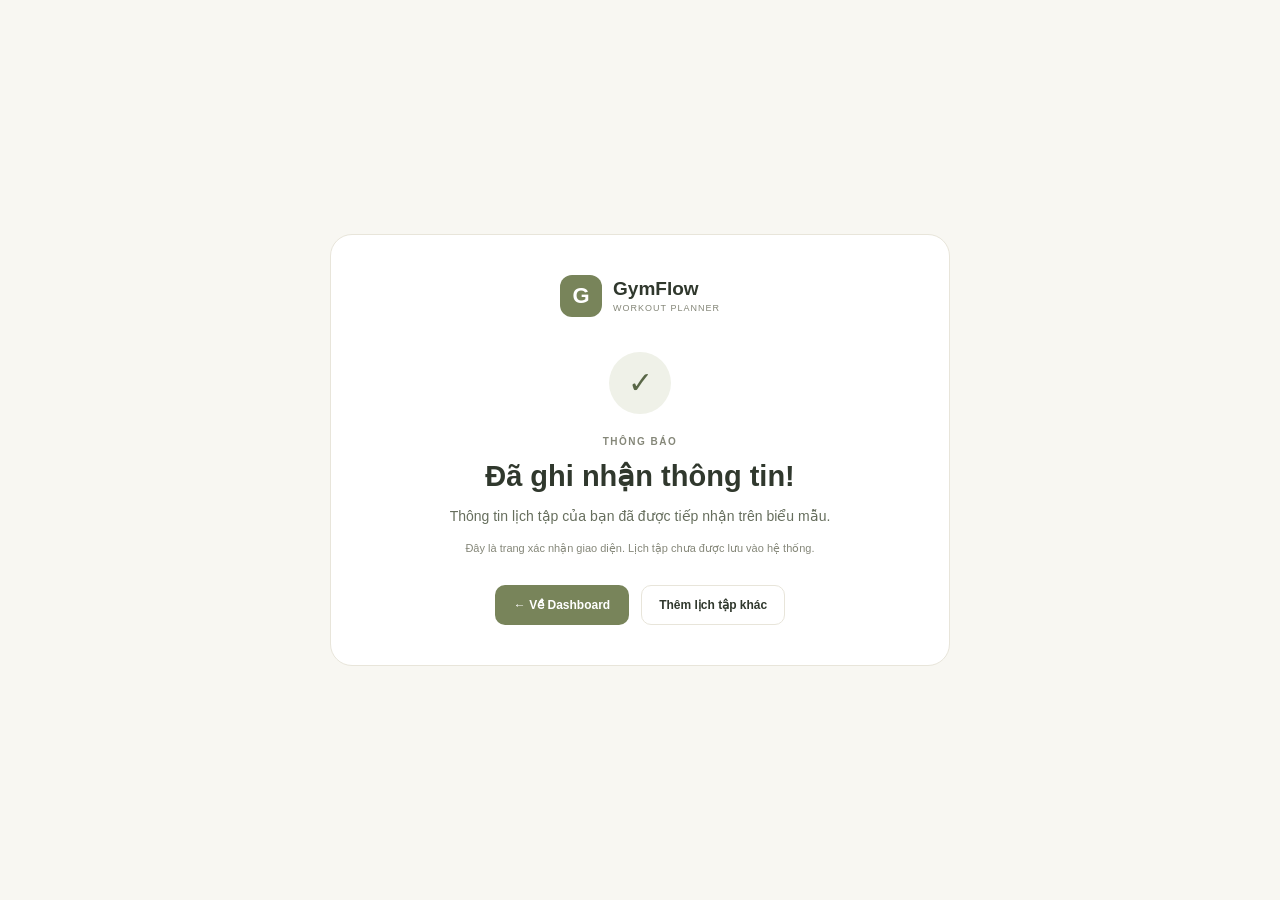
<file: GymFlow/form-result.html>
<!DOCTYPE html>
<html lang="vi">

<head>
    <meta charset="UTF-8">
    <meta name="viewport" content="width=device-width, initial-scale=1.0">
    <title>GymFlow | Xác nhận</title>
    <link rel="stylesheet" href="styles.css">
</head>

<body class="result-page">

    <main class="result-card">
        <div class="result-logo">
            <span>G</span>
            <div>
                <strong>GymFlow</strong>
                <small>WORKOUT PLANNER</small>
            </div>
        </div>

        <div class="success-icon">✓</div>

        <p class="eyebrow">THÔNG BÁO</p>
        <h1>Đã ghi nhận thông tin!</h1>

        <p class="result-message">
            Thông tin lịch tập của bạn đã được tiếp nhận trên biểu mẫu.
        </p>

        <p class="result-note">
            Đây là trang xác nhận giao diện. Lịch tập chưa được lưu vào hệ thống.
        </p>

        <div class="result-actions">
            <a href="index.html" class="primary-button">← Về Dashboard</a>
            <a href="form.html" class="secondary-button">Thêm lịch tập khác</a>
        </div>
    </main>

</body>

</html>
</file>
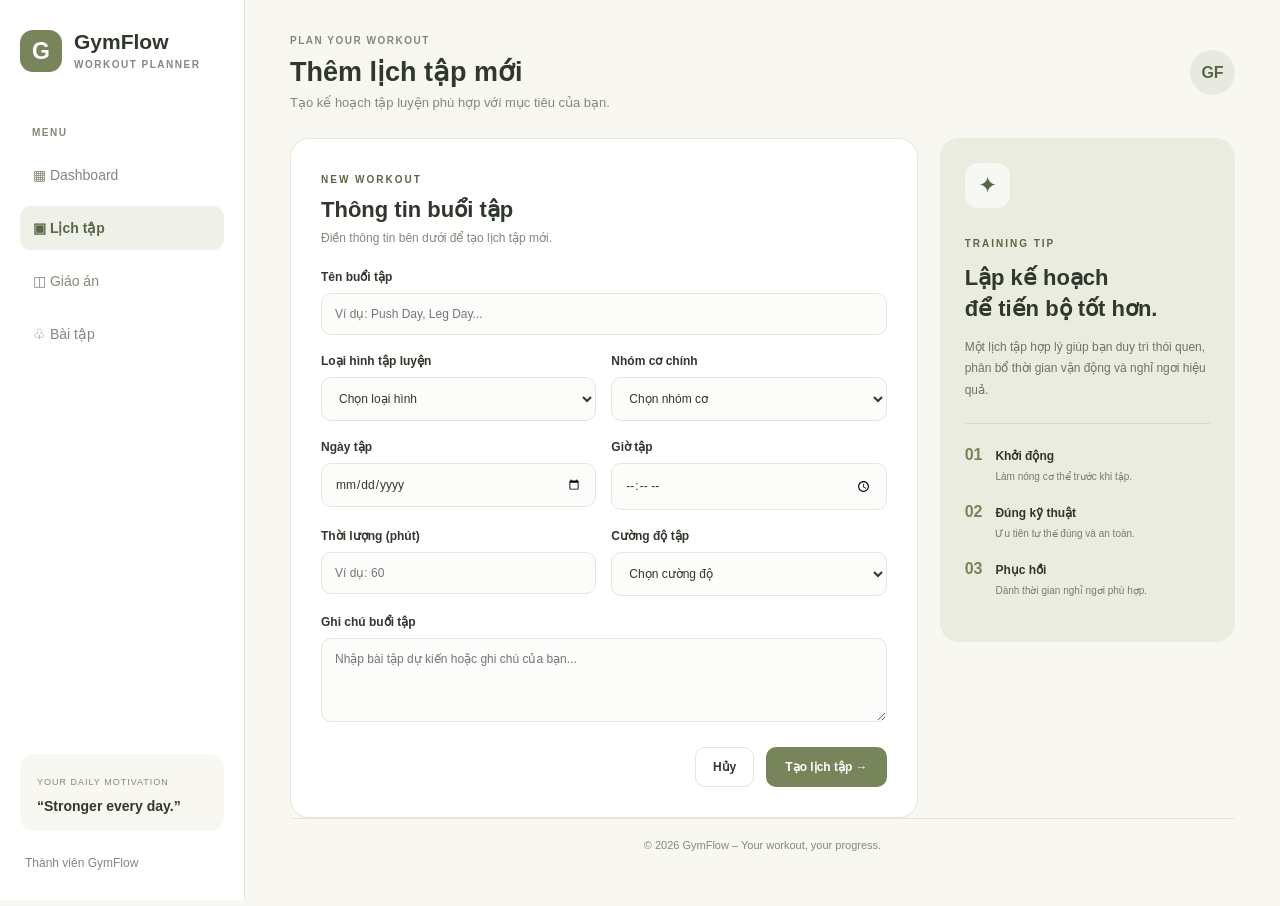
<file: GymFlow/form.html>
<!DOCTYPE html>
<html lang="vi">

<head>
    <meta charset="UTF-8">
    <meta name="viewport" content="width=device-width, initial-scale=1.0">
    <title>GymFlow | Thêm lịch tập</title>
    <link rel="stylesheet" href="styles.css">
</head>

<body>

    <aside class="sidebar">
        <div class="brand">
            <div class="brand-icon">G</div>
            <div>
                <h2>GymFlow</h2>
                <span>WORKOUT PLANNER</span>
            </div>
        </div>

        <p class="menu-label">MENU</p>
        <nav>
            <a href="index.html" class="nav-link">▦ Dashboard</a>
            <a href="schedule.html" class="nav-link active">▣ Lịch tập</a>
            <a href="exercises.html" class="nav-link">◫ Giáo án</a>
            <a href="exercises.html#exercise-library" class="nav-link">♧ Bài tập</a>
        </nav>

        <div class="sidebar-bottom">
            <div class="quote">
                <span>YOUR DAILY MOTIVATION</span>
                <p>“Stronger every day.”</p>
            </div>
            <p class="user-name">Thành viên GymFlow</p>
        </div>
    </aside>

    <main class="main-content">

        <header class="topbar">
            <div>
                <p class="eyebrow">PLAN YOUR WORKOUT</p>
                <h1>Thêm lịch tập mới</h1>
                <p class="subtitle">Tạo kế hoạch tập luyện phù hợp với mục tiêu của bạn.</p>
            </div>
            <div class="avatar">GF</div>
        </header>

        <section class="form-layout">

            <div class="workout-form-card">
                <div class="form-heading">
                    <span class="hero-tag">NEW WORKOUT</span>
                    <h2>Thông tin buổi tập</h2>
                    <p>Điền thông tin bên dưới để tạo lịch tập mới.</p>
                </div>

                <form action="form-result.html" method="get">

                    <div class="form-group">
                        <label for="workout-name">Tên buổi tập</label>
                        <input type="text" id="workout-name" name="workout-name"
                            placeholder="Ví dụ: Push Day, Leg Day..." required>
                    </div>

                    <div class="form-row">
                        <div class="form-group">
                            <label for="workout-type">Loại hình tập luyện</label>
                            <select id="workout-type" name="workout-type" required>
                                <option value="">Chọn loại hình</option>
                                <option>Strength Training</option>
                                <option>Cardio</option>
                                <option>Full Body</option>
                                <option>Recovery</option>
                            </select>
                        </div>

                        <div class="form-group">
                            <label for="muscle">Nhóm cơ chính</label>
                            <select id="muscle" name="muscle" required>
                                <option value="">Chọn nhóm cơ</option>
                                <option>Ngực</option>
                                <option>Lưng</option>
                                <option>Vai</option>
                                <option>Tay</option>
                                <option>Chân và mông</option>
                                <option>Toàn thân</option>
                            </select>
                        </div>
                    </div>

                    <div class="form-row">
                        <div class="form-group">
                            <label for="workout-date">Ngày tập</label>
                            <input type="date" id="workout-date" name="workout-date" required>
                        </div>

                        <div class="form-group">
                            <label for="workout-time">Giờ tập</label>
                            <input type="time" id="workout-time" name="workout-time" required>
                        </div>
                    </div>

                    <div class="form-row">
                        <div class="form-group">
                            <label for="duration">Thời lượng (phút)</label>
                            <input type="number" id="duration" name="duration" min="10" max="300"
                                placeholder="Ví dụ: 60" required>
                        </div>

                        <div class="form-group">
                            <label for="level">Cường độ tập</label>
                            <select id="level" name="level" required>
                                <option value="">Chọn cường độ</option>
                                <option>Nhẹ</option>
                                <option>Trung bình</option>
                                <option>Cao</option>
                            </select>
                        </div>
                    </div>

                    <div class="form-group">
                        <label for="description">Ghi chú buổi tập</label>
                        <textarea id="description" name="description" rows="4"
                            placeholder="Nhập bài tập dự kiến hoặc ghi chú của bạn..."></textarea>
                    </div>

                    <div class="form-actions">
                        <a href="schedule.html" class="secondary-button">Hủy</a>
                        <button type="submit" class="primary-button">Tạo lịch tập →</button>
                    </div>

                </form>
            </div>

            <aside class="form-aside">
                <div class="aside-symbol">✦</div>
                <span class="hero-tag">TRAINING TIP</span>
                <h3>Lập kế hoạch<br>để tiến bộ tốt hơn.</h3>
                <p>Một lịch tập hợp lý giúp bạn duy trì thói quen, phân bổ thời gian vận động và nghỉ ngơi hiệu quả.</p>

                <div class="tip-divider"></div>

                <div class="tip-item">
                    <strong>01</strong>
                    <div>
                        <b>Khởi động</b>
                        <p>Làm nóng cơ thể trước khi tập.</p>
                    </div>
                </div>

                <div class="tip-item">
                    <strong>02</strong>
                    <div>
                        <b>Đúng kỹ thuật</b>
                        <p>Ưu tiên tư thế đúng và an toàn.</p>
                    </div>
                </div>

                <div class="tip-item">
                    <strong>03</strong>
                    <div>
                        <b>Phục hồi</b>
                        <p>Dành thời gian nghỉ ngơi phù hợp.</p>
                    </div>
                </div>
            </aside>

        </section>

        <footer>
            <p>© 2026 GymFlow – Your workout, your progress.</p>
        </footer>

    </main>

</body>

</html>
</file>
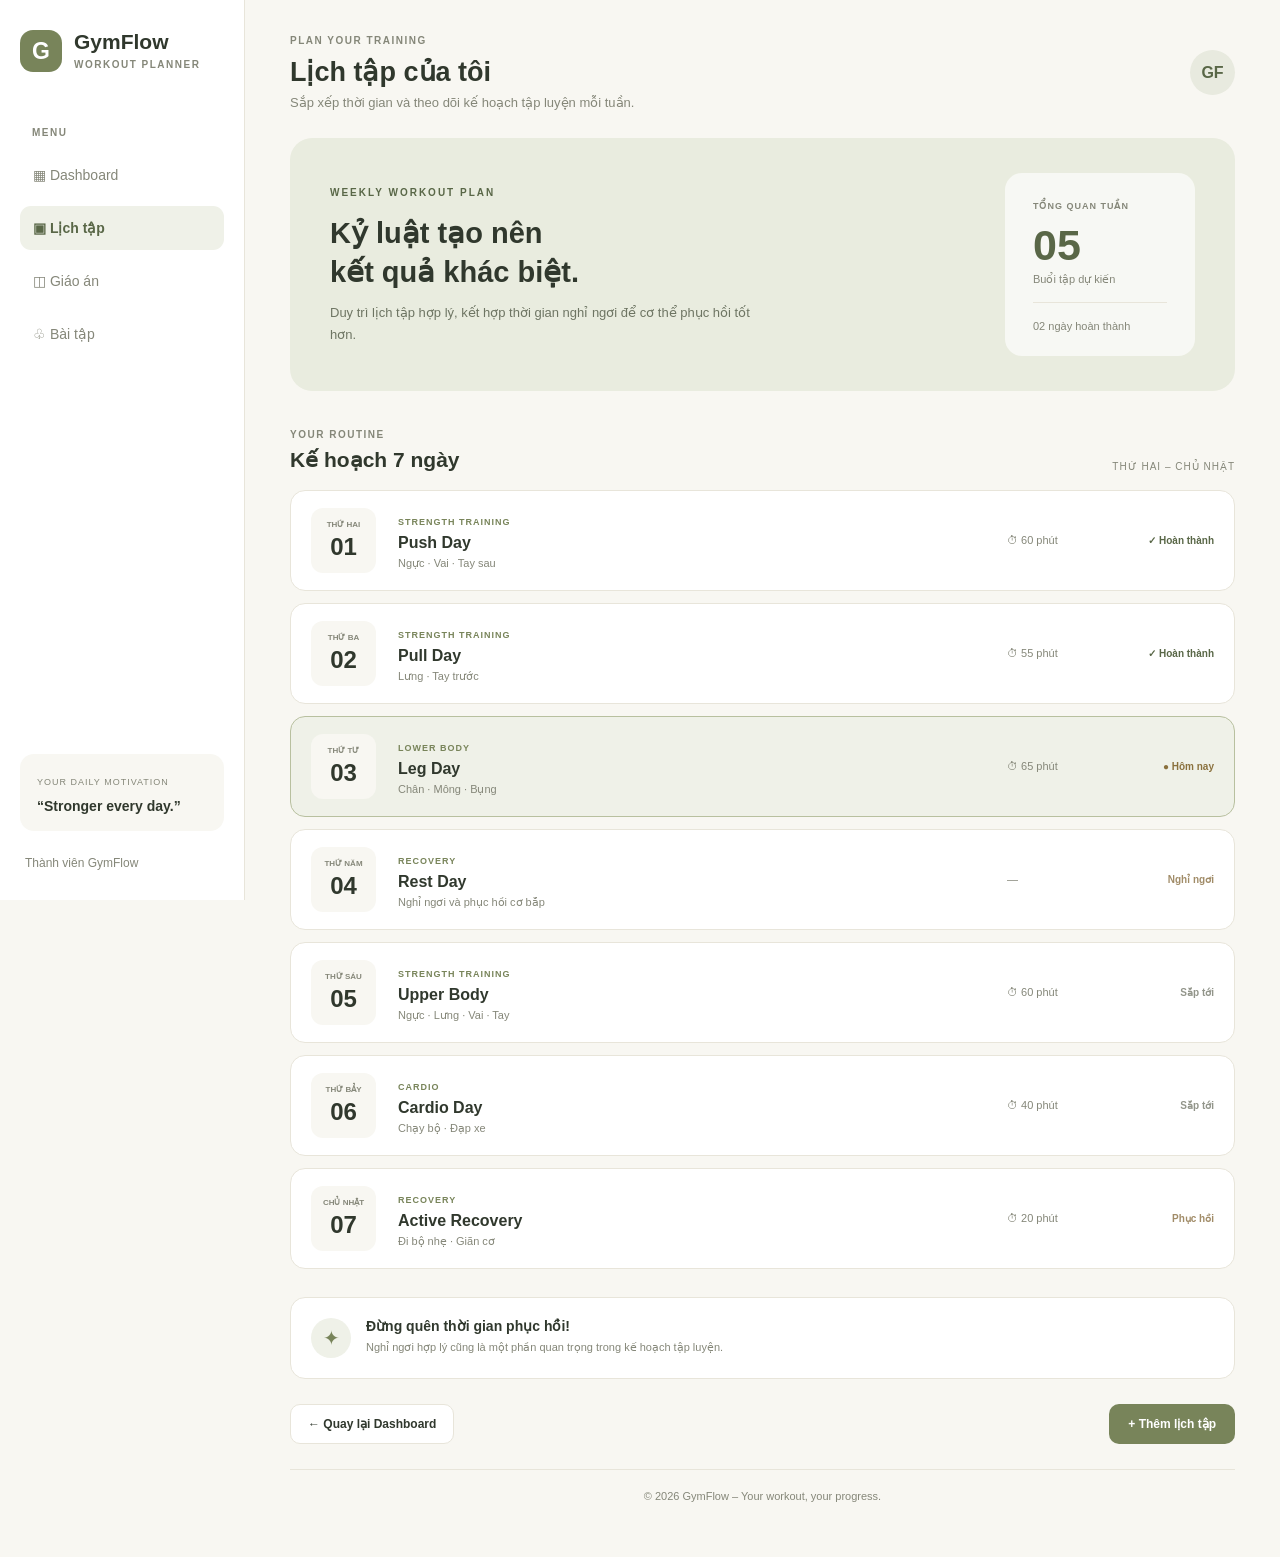
<file: GymFlow/schedule.html>
<!DOCTYPE html>
<html lang="vi">

<head>
    <meta charset="UTF-8">
    <meta name="viewport" content="width=device-width, initial-scale=1.0">
    <title>GymFlow | Lịch tập</title>
    <link rel="stylesheet" href="styles.css">
</head>

<body>

    <aside class="sidebar">
        <div class="brand">
            <div class="brand-icon">G</div>
            <div>
                <h2>GymFlow</h2>
                <span>WORKOUT PLANNER</span>
            </div>
        </div>

        <p class="menu-label">MENU</p>

        <nav>
            <a href="index.html" class="nav-link">▦ Dashboard</a>
            <a href="schedule.html" class="nav-link active">▣ Lịch tập</a>
            <a href="exercises.html" class="nav-link">◫ Giáo án</a>
            <a href="exercises.html#exercise-library" class="nav-link">♧ Bài tập</a>
        </nav>


        <div class="sidebar-bottom">
            <div class="quote">
                <span>YOUR DAILY MOTIVATION</span>
                <p>“Stronger every day.”</p>
            </div>
            <p class="user-name">Thành viên GymFlow</p>
        </div>
    </aside>

    <main class="main-content schedule-page">

        <header class="topbar">
            <div>
                <p class="eyebrow">PLAN YOUR TRAINING</p>
                <h1>Lịch tập của tôi</h1>
                <p class="subtitle">Sắp xếp thời gian và theo dõi kế hoạch tập luyện mỗi tuần.</p>
            </div>
            <div class="avatar">GF</div>
        </header>

        <section class="schedule-intro">
            <div>
                <span class="hero-tag">WEEKLY WORKOUT PLAN</span>
                <h2>Kỷ luật tạo nên<br>kết quả khác biệt.</h2>
                <p>Duy trì lịch tập hợp lý, kết hợp thời gian nghỉ ngơi để cơ thể phục hồi tốt hơn.</p>
            </div>
            <div class="week-summary">
                <span>TỔNG QUAN TUẦN</span>
                <strong>05</strong>
                <p>Buổi tập dự kiến</p>
                <div class="summary-line"></div>
                <small>02 ngày hoàn thành</small>
            </div>
        </section>

        <section class="schedule-overview">
            <div class="section-heading">
                <div>
                    <p class="eyebrow">YOUR ROUTINE</p>
                    <h2>Kế hoạch 7 ngày</h2>
                </div>
                <span class="week-label">THỨ HAI – CHỦ NHẬT</span>
            </div>

            <div class="weekly-list">

                <article class="weekly-item">
                    <div class="date-box">
                        <span>THỨ HAI</span>
                        <strong>01</strong>
                    </div>
                    <div class="workout-info">
                        <span class="workout-type">STRENGTH TRAINING</span>
                        <h3>Push Day</h3>
                        <p>Ngực · Vai · Tay sau</p>
                    </div>
                    <div class="workout-duration">⏱ 60 phút</div>
                    <span class="workout-status done">✓ Hoàn thành</span>
                </article>

                <article class="weekly-item">
                    <div class="date-box">
                        <span>THỨ BA</span>
                        <strong>02</strong>
                    </div>
                    <div class="workout-info">
                        <span class="workout-type">STRENGTH TRAINING</span>
                        <h3>Pull Day</h3>
                        <p>Lưng · Tay trước</p>
                    </div>
                    <div class="workout-duration">⏱ 55 phút</div>
                    <span class="workout-status done">✓ Hoàn thành</span>
                </article>

                <article class="weekly-item current-workout">
                    <div class="date-box">
                        <span>THỨ TƯ</span>
                        <strong>03</strong>
                    </div>
                    <div class="workout-info">
                        <span class="workout-type">LOWER BODY</span>
                        <h3>Leg Day</h3>
                        <p>Chân · Mông · Bụng</p>
                    </div>
                    <div class="workout-duration">⏱ 65 phút</div>
                    <span class="workout-status today-status">● Hôm nay</span>
                </article>

                <article class="weekly-item">
                    <div class="date-box">
                        <span>THỨ NĂM</span>
                        <strong>04</strong>
                    </div>
                    <div class="workout-info">
                        <span class="workout-type">RECOVERY</span>
                        <h3>Rest Day</h3>
                        <p>Nghỉ ngơi và phục hồi cơ bắp</p>
                    </div>
                    <div class="workout-duration">—</div>
                    <span class="workout-status rest-status">Nghỉ ngơi</span>
                </article>

                <article class="weekly-item">
                    <div class="date-box">
                        <span>THỨ SÁU</span>
                        <strong>05</strong>
                    </div>
                    <div class="workout-info">
                        <span class="workout-type">STRENGTH TRAINING</span>
                        <h3>Upper Body</h3>
                        <p>Ngực · Lưng · Vai · Tay</p>
                    </div>
                    <div class="workout-duration">⏱ 60 phút</div>
                    <span class="workout-status upcoming-status">Sắp tới</span>
                </article>

                <article class="weekly-item">
                    <div class="date-box">
                        <span>THỨ BẢY</span>
                        <strong>06</strong>
                    </div>
                    <div class="workout-info">
                        <span class="workout-type">CARDIO</span>
                        <h3>Cardio Day</h3>
                        <p>Chạy bộ · Đạp xe</p>
                    </div>
                    <div class="workout-duration">⏱ 40 phút</div>
                    <span class="workout-status upcoming-status">Sắp tới</span>
                </article>

                <article class="weekly-item">
                    <div class="date-box">
                        <span>CHỦ NHẬT</span>
                        <strong>07</strong>
                    </div>
                    <div class="workout-info">
                        <span class="workout-type">RECOVERY</span>
                        <h3>Active Recovery</h3>
                        <p>Đi bộ nhẹ · Giãn cơ</p>
                    </div>
                    <div class="workout-duration">⏱ 20 phút</div>
                    <span class="workout-status rest-status">Phục hồi</span>
                </article>

            </div>
        </section>

        <section class="schedule-note">
            <div class="note-icon">✦</div>
            <div>
                <h3>Đừng quên thời gian phục hồi!</h3>
                <p>Nghỉ ngơi hợp lý cũng là một phần quan trọng trong kế hoạch tập luyện.</p>
            </div>
        </section>

        <div class="schedule-actions">
            <a href="index.html" class="secondary-button">← Quay lại Dashboard</a>
            <a href="form.html" class="primary-button">+ Thêm lịch tập</a>
        </div>

        <footer>
            <p>© 2026 GymFlow – Your workout, your progress.</p>
        </footer>

    </main>

</body>

</html>
</file>
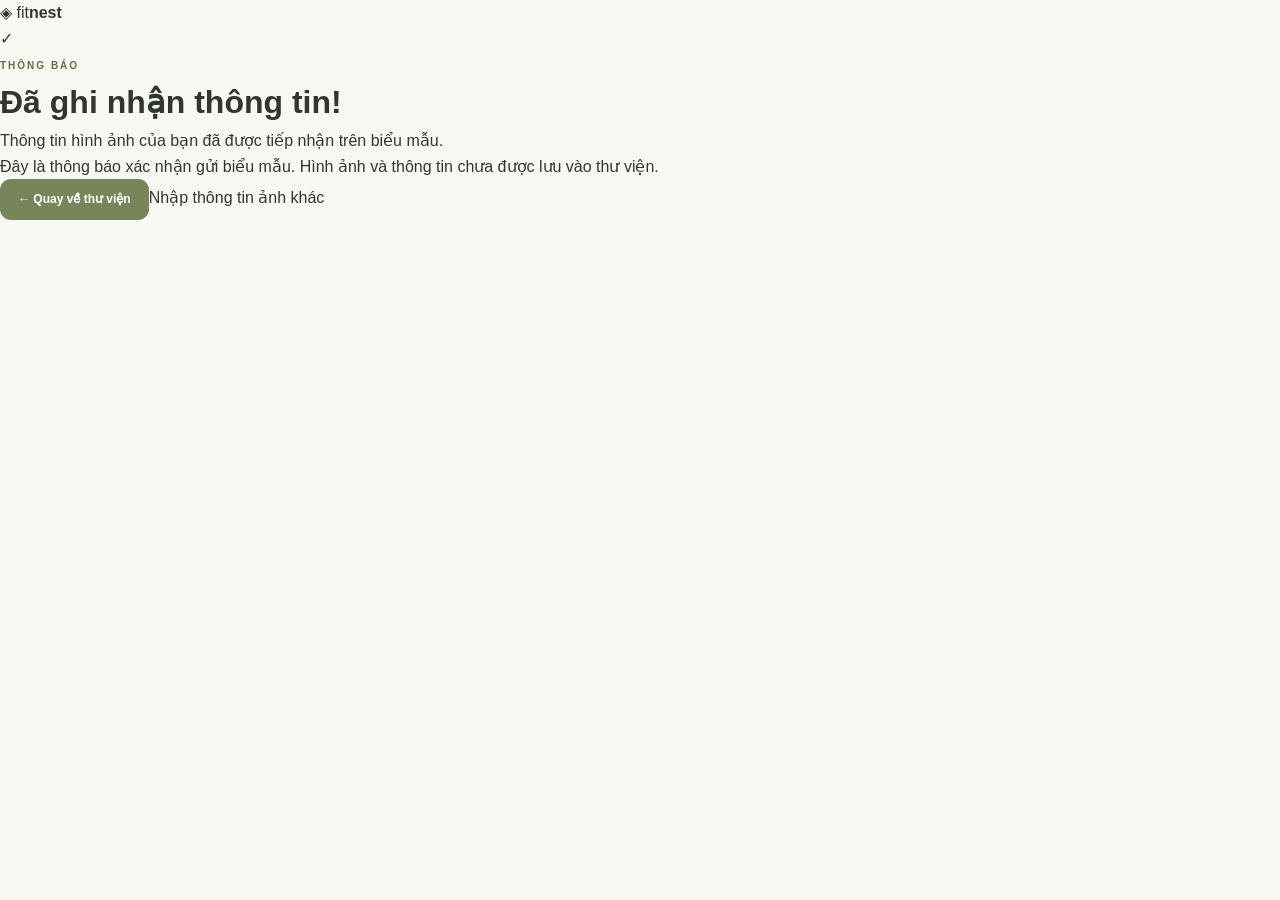
<file: PhotoNest_Custom/form-result.html>
<!doctype html>
<html lang="vi">

<head>
    <meta charset="utf-8">
    <meta name="viewport" content="width=device-width,initial-scale=1">
    <title>Đã ghi nhận | FitNest</title>
    <link rel="stylesheet" href="styles.css">
</head>

<body class="success-page">
    <main class="success-card"><a href="index.html" class="success-brand">◈ fit<b>nest</b></a>
        <div class="success-icon">✓</div><span class="overline">THÔNG BÁO</span>
        <h1>Đã ghi nhận thông tin!</h1>
        <p>Thông tin hình ảnh của bạn đã được tiếp nhận trên biểu mẫu.</p>
        <p class="success-note">Đây là thông báo xác nhận gửi biểu mẫu. Hình ảnh và thông tin chưa được lưu vào thư
            viện.</p><a href="index.html#gallery" class="btn btn-primary">← Quay về thư viện</a><a
            href="index.html#add-photo" class="back-link">Nhập thông tin ảnh khác</a>
    </main>
</body>

</html>
</file>
<file: GymFlow/styles.css>
:root {
    --ink: #30382d;
    --muted: #858779;
    --olive: #78845a;
    --olive-dark: #596744;
    --line: #e8e5da;
    --cream: #f8f7f2;
    --white: #ffffff;
    --radius: 18px;
}

* {
    margin: 0;
    padding: 0;
    box-sizing: border-box;
}

html {
    scroll-behavior: smooth;
}

body {
    font-family: Arial, sans-serif;
    background: var(--cream);
    color: var(--ink);
    display: flex;
}

a {
    text-decoration: none;
    color: inherit;
}

.sidebar {
    width: 245px;
    min-height: 100vh;
    background: var(--white);
    border-right: 1px solid var(--line);
    padding: 30px 20px;
    display: flex;
    flex-direction: column;
    position: fixed;
    left: 0;
    top: 0;
    bottom: 0;
}

.brand {
    display: flex;
    align-items: center;
    gap: 12px;
    margin-bottom: 55px;
}

.brand-icon {
    width: 42px;
    height: 42px;
    background: var(--olive);
    color: white;
    border-radius: 13px;
    display: grid;
    place-items: center;
    font-size: 23px;
    font-weight: bold;
}

.brand h2 {
    font-size: 21px;
}

.brand span,
.menu-label,
.eyebrow {
    font-size: 10px;
    letter-spacing: 1.5px;
    color: var(--muted);
    font-weight: bold;
}

.menu-label {
    margin: 0 0 15px 12px;
}

nav {
    display: grid;
    gap: 9px;
}

.nav-link {
    padding: 14px 13px;
    border-radius: 11px;
    color: var(--muted);
    font-size: 14px;
}

.nav-link:hover,
.nav-link.active {
    background: #eff1e8;
    color: var(--olive-dark);
    font-weight: bold;
}

.sidebar-bottom {
    margin-top: auto;
}

.quote {
    background: var(--cream);
    padding: 17px;
    border-radius: 14px;
    margin-bottom: 25px;
}

.quote span {
    font-size: 9px;
    letter-spacing: 1px;
    color: var(--muted);
}

.quote p {
    margin-top: 9px;
    font-weight: bold;
    font-size: 14px;
}

.user-name {
    font-size: 12px;
    color: var(--muted);
    padding-left: 5px;
}

.main-content {
    width: calc(100% - 245px);
    margin-left: 245px;
    padding: 35px 45px;
    max-width: 1600px;
}

.topbar {
    display: flex;
    justify-content: space-between;
    align-items: center;
    margin-bottom: 28px;
}

.topbar h1 {
    font-size: 27px;
    margin: 10px 0 7px;
}

.subtitle {
    color: var(--muted);
    font-size: 13px;
}

.avatar {
    width: 45px;
    height: 45px;
    background: #e8eadf;
    color: var(--olive-dark);
    border-radius: 50%;
    display: grid;
    place-items: center;
    font-weight: bold;
}

.hero {
    background: #e9ecdf;
    border-radius: 22px;
    min-height: 245px;
    padding: 35px 40px;
    display: flex;
    justify-content: space-between;
    align-items: center;
    overflow: hidden;
    margin-bottom: 25px;
}

.hero-tag {
    font-size: 10px;
    letter-spacing: 2px;
    color: var(--olive-dark);
    font-weight: bold;
}

.hero h2 {
    font-size: 29px;
    line-height: 1.3;
    margin: 14px 0 10px;
}

.hero p {
    font-size: 13px;
    color: #6e7563;
    max-width: 430px;
    line-height: 1.7;
    margin-bottom: 20px;
}

.primary-button {
    display: inline-block;
    background: var(--olive);
    color: white;
    padding: 13px 19px;
    border-radius: 10px;
    font-size: 12px;
    font-weight: bold;
}

.primary-button:hover {
    background: var(--olive-dark);
}

.hero-decoration {
    width: 150px;
    height: 150px;
    border: 1px solid rgba(89, 103, 68, .3);
    border-radius: 50%;
    display: flex;
    flex-direction: column;
    align-items: center;
    justify-content: center;
    color: var(--olive-dark);
    margin-right: 35px;
}

.hero-decoration span {
    font-size: 45px;
    font-weight: bold;
}

.hero-decoration small {
    font-size: 10px;
    letter-spacing: 3px;
    text-align: center;
}

.stats {
    display: grid;
    grid-template-columns: repeat(3, 1fr);
    gap: 17px;
    margin-bottom: 40px;
}

.stat-card {
    background: white;
    border: 1px solid var(--line);
    border-radius: var(--radius);
    padding: 20px;
}

.stat-icon {
    color: var(--olive);
    font-size: 21px;
    margin-bottom: 13px;
}

.stat-card p {
    color: var(--muted);
    font-size: 12px;
    margin-bottom: 9px;
}

.stat-card h3 {
    font-size: 25px;
}

.stat-card h3 span {
    font-size: 11px;
    color: var(--muted);
    font-weight: normal;
}

.section {
    margin-bottom: 40px;
}

.section-heading {
    display: flex;
    align-items: end;
    justify-content: space-between;
    margin-bottom: 18px;
}

.section-heading h2,
.exercise-section h2 {
    font-size: 21px;
    margin-top: 8px;
}

.text-link {
    font-size: 12px;
    color: var(--olive-dark);
    font-weight: bold;
}

.schedule-grid {
    display: grid;
    grid-template-columns: repeat(4, 1fr);
    gap: 13px;
}

.day-card {
    background: white;
    border: 1px solid var(--line);
    border-radius: 15px;
    padding: 17px;
    min-height: 145px;
}

.day-card.today {
    background: #eff1e8;
    border: 1px solid #b8c09f;
}

.day {
    font-size: 9px;
    color: var(--muted);
    letter-spacing: 1px;
    font-weight: bold;
}

.day-card h3 {
    font-size: 16px;
    margin: 13px 0 7px;
}

.day-card p {
    font-size: 11px;
    color: var(--muted);
    min-height: 28px;
}

.status {
    display: inline-block;
    margin-top: 10px;
    font-size: 10px;
    color: var(--olive-dark);
    font-weight: bold;
}

.status.rest {
    color: #a18c68;
}

.status.upcoming {
    color: #92958a;
}

.plan-grid {
    display: grid;
    grid-template-columns: repeat(3, 1fr);
    gap: 17px;
}

.plan-card {
    background: white;
    border: 1px solid var(--line);
    border-radius: 17px;
    padding: 21px;
    position: relative;
}

.plan-number {
    color: #dfe3d5;
    font-size: 37px;
    font-weight: bold;
    text-align: right;
}

.plan-category {
    color: var(--olive);
    font-size: 9px;
    letter-spacing: 1.5px;
    font-weight: bold;
}

.plan-card h3 {
    margin: 10px 0;
    font-size: 19px;
}

.plan-card p {
    font-size: 12px;
    line-height: 1.6;
    color: var(--muted);
    min-height: 40px;
}

.plan-time {
    display: inline-block;
    margin-top: 14px;
    font-size: 11px;
    color: var(--olive-dark);
}

.exercise-section {
    background: white;
    border: 1px solid var(--line);
    border-radius: 18px;
    padding: 25px;
    display: flex;
    align-items: center;
    justify-content: space-between;
    gap: 20px;
}

.exercise-section p:last-child {
    color: var(--muted);
    font-size: 12px;
    margin-top: 9px;
    line-height: 1.6;
}

footer {
    text-align: center;
    padding: 20px 0;
    color: var(--muted);
    font-size: 11px;
    border-top: 1px solid var(--line);
}

@media (max-width: 1050px) {
    .main-content {
        padding: 28px 25px;
    }

    .schedule-grid {
        grid-template-columns: repeat(3, 1fr);
    }
}

@media (max-width: 700px) {
    body {
        display: block;
    }

    .sidebar {
        position: relative;
        width: 100%;
        min-height: auto;
        padding: 15px;
        border-right: none;
        border-bottom: 1px solid var(--line);
    }

    .brand {
        margin-bottom: 18px;
    }

    .menu-label,
    .sidebar-bottom {
        display: none;
    }

    nav {
        display: flex;
        overflow-x: auto;
        gap: 5px;
    }

    .nav-link {
        white-space: nowrap;
        padding: 10px;
        font-size: 12px;
    }

    .main-content {
        width: 100%;
        margin: 0;
        padding: 23px 15px;
    }

    .topbar h1 {
        font-size: 21px;
    }

    .subtitle {
        font-size: 11px;
    }

    .hero {
        padding: 25px 20px;
        min-height: 220px;
    }

    .hero h2 {
        font-size: 23px;
    }

    .hero-decoration {
        display: none;
    }

    .stats {
        grid-template-columns: 1fr;
        gap: 10px;
    }

    .stat-card {
        padding: 15px;
    }

    .stat-icon {
        margin-bottom: 6px;
    }

    .schedule-grid {
        grid-template-columns: repeat(2, 1fr);
    }

    .plan-grid {
        grid-template-columns: 1fr;
    }

    .exercise-section {
        align-items: flex-start;
        flex-direction: column;
    }
}

/* ===== SCHEDULE PAGE ===== */

.schedule-intro {
    background: #e9ecdf;
    border-radius: 22px;
    padding: 35px 40px;
    display: flex;
    justify-content: space-between;
    align-items: center;
    margin-bottom: 38px;
    gap: 25px;
}

.schedule-intro h2 {
    font-size: 29px;
    line-height: 1.35;
    margin: 14px 0 10px;
}

.schedule-intro p {
    color: #6e7563;
    font-size: 13px;
    line-height: 1.7;
    max-width: 440px;
}

.week-summary {
    background: rgba(255, 255, 255, .65);
    border-radius: 17px;
    padding: 22px 28px;
    min-width: 190px;
}

.week-summary span {
    font-size: 9px;
    letter-spacing: 1px;
    color: var(--muted);
    font-weight: bold;
}

.week-summary strong {
    display: block;
    font-size: 43px;
    color: var(--olive-dark);
    margin-top: 8px;
}

.week-summary p,
.week-summary small {
    font-size: 11px;
    color: var(--muted);
}

.summary-line {
    height: 1px;
    background: var(--line);
    margin: 13px 0;
}

.week-label {
    font-size: 10px;
    color: var(--muted);
    letter-spacing: 1px;
}

.weekly-list {
    display: grid;
    gap: 12px;
}

.weekly-item {
    display: flex;
    align-items: center;
    gap: 22px;
    background: white;
    border: 1px solid var(--line);
    border-radius: 15px;
    padding: 17px 20px;
}

.current-workout {
    background: #eff1e8;
    border-color: #b8c09f;
}

.date-box {
    width: 65px;
    min-width: 65px;
    height: 65px;
    background: var(--cream);
    border-radius: 12px;
    display: flex;
    flex-direction: column;
    justify-content: center;
    align-items: center;
}

.date-box span {
    font-size: 8px;
    color: var(--muted);
    font-weight: bold;
}

.date-box strong {
    font-size: 24px;
    margin-top: 4px;
}

.workout-info {
    flex: 1;
}

.workout-type {
    color: var(--olive);
    font-size: 9px;
    letter-spacing: 1px;
    font-weight: bold;
}

.workout-info h3 {
    font-size: 16px;
    margin: 5px 0;
}

.workout-info p {
    font-size: 11px;
    color: var(--muted);
}

.workout-duration {
    font-size: 11px;
    color: var(--muted);
    min-width: 85px;
}

.workout-status {
    font-size: 10px;
    font-weight: bold;
    min-width: 100px;
    text-align: right;
}

.done {
    color: var(--olive-dark);
}

.today-status {
    color: #8a713d;
}

.rest-status {
    color: #a18c68;
}

.upcoming-status {
    color: #92958a;
}

.schedule-note {
    display: flex;
    align-items: center;
    gap: 15px;
    background: white;
    border: 1px solid var(--line);
    padding: 20px;
    border-radius: 15px;
    margin-top: 28px;
}

.note-icon {
    width: 40px;
    height: 40px;
    border-radius: 50%;
    background: #eff1e8;
    color: var(--olive);
    display: grid;
    place-items: center;
    font-size: 20px;
}

.schedule-note h3 {
    font-size: 14px;
    margin-bottom: 5px;
}

.schedule-note p {
    color: var(--muted);
    font-size: 11px;
    line-height: 1.6;
}

.schedule-actions {
    display: flex;
    justify-content: space-between;
    align-items: center;
    margin: 25px 0;
    gap: 12px;
}

.secondary-button {
    display: inline-block;
    border: 1px solid var(--line);
    background: white;
    color: var(--ink);
    padding: 12px 17px;
    border-radius: 10px;
    font-size: 12px;
    font-weight: bold;
}

@media (max-width: 700px) {
    .schedule-intro {
        padding: 25px 20px;
        flex-direction: column;
        align-items: stretch;
    }

    .schedule-intro h2 {
        font-size: 24px;
    }

    .week-summary {
        min-width: auto;
    }

    .weekly-item {
        gap: 12px;
        padding: 13px 10px;
        flex-wrap: wrap;
    }

    .date-box {
        width: 55px;
        min-width: 55px;
        height: 58px;
    }

    .workout-info {
        min-width: 130px;
    }

    .workout-duration {
        margin-left: 67px;
    }

    .workout-status {
        margin-left: auto;
    }

    .section-heading {
        align-items: flex-start;
        gap: 10px;
    }

    .week-label {
        text-align: right;
    }

    .schedule-actions {
        flex-direction: column;
        align-items: stretch;
    }

    .schedule-actions a {
        text-align: center;
    }
}

/* ===== EXERCISES PAGE ===== */

.exercise-hero {
    background: #e9ecdf;
    border-radius: 22px;
    padding: 35px 40px;
    display: flex;
    align-items: center;
    justify-content: space-between;
    margin-bottom: 40px;
}

.exercise-hero h2 {
    font-size: 29px;
    line-height: 1.35;
    margin: 14px 0 10px;
}

.exercise-hero p {
    color: #6e7563;
    font-size: 13px;
    margin-bottom: 20px;
    line-height: 1.7;
}

.exercise-hero-mark {
    width: 145px;
    height: 145px;
    border: 1px solid #bdc5ad;
    border-radius: 50%;
    display: flex;
    flex-direction: column;
    justify-content: center;
    align-items: center;
    color: var(--olive-dark);
}

.exercise-hero-mark strong {
    font-size: 42px;
}

.exercise-hero-mark span {
    font-size: 10px;
    letter-spacing: 2px;
    text-align: center;
}

.program-grid {
    display: grid;
    grid-template-columns: repeat(2, 1fr);
    gap: 16px;
}

.program-card {
    background: white;
    border: 1px solid var(--line);
    border-radius: 17px;
    padding: 22px;
}

.program-top {
    display: flex;
    justify-content: space-between;
    align-items: center;
}

.program-tag {
    color: var(--olive);
    font-size: 9px;
    letter-spacing: 1.4px;
    font-weight: bold;
}

.program-index {
    font-size: 28px;
    font-weight: bold;
    color: #e2e5da;
}

.program-card h3 {
    font-size: 21px;
    margin: 12px 0 8px;
}

.program-card>p {
    color: var(--muted);
    font-size: 12px;
    line-height: 1.7;
    min-height: 42px;
}

.program-meta {
    display: flex;
    gap: 20px;
    padding: 15px 0;
    margin-top: 10px;
    border-top: 1px solid var(--line);
    color: var(--muted);
    font-size: 10px;
}

.program-link {
    color: var(--olive-dark);
    font-size: 11px;
    font-weight: bold;
}

.exercise-category {
    margin-bottom: 27px;
    background: white;
    border: 1px solid var(--line);
    border-radius: 17px;
    padding: 22px;
}

.category-heading {
    display: flex;
    align-items: center;
    justify-content: space-between;
    padding-bottom: 16px;
    border-bottom: 1px solid var(--line);
}

.category-heading h3 {
    font-size: 18px;
    margin-top: 7px;
}

.exercise-count {
    color: var(--muted);
    font-size: 10px;
}

.exercise-row {
    display: flex;
    align-items: center;
    gap: 17px;
    padding: 17px 5px;
    border-bottom: 1px solid #f0efe9;
}

.exercise-row:last-child {
    border-bottom: none;
    padding-bottom: 3px;
}

.exercise-number {
    width: 37px;
    height: 37px;
    border-radius: 10px;
    background: var(--cream);
    display: grid;
    place-items: center;
    color: var(--olive-dark);
    font-size: 12px;
    font-weight: bold;
}

.exercise-detail {
    flex: 1;
}

.exercise-detail h4 {
    font-size: 13px;
    margin-bottom: 5px;
}

.exercise-detail p {
    font-size: 11px;
    color: var(--muted);
}

.exercise-muscle {
    font-size: 9px;
    color: var(--olive-dark);
    background: #eff1e8;
    padding: 7px 10px;
    border-radius: 20px;
    font-weight: bold;
    letter-spacing: .5px;
}

.exercise-reminder {
    background: #eff1e8;
    padding: 24px;
    border-radius: 16px;
    margin: 30px 0;
}

.exercise-reminder h3 {
    font-size: 17px;
    margin-bottom: 8px;
}

.exercise-reminder p {
    font-size: 12px;
    color: #6e7563;
    line-height: 1.7;
}

@media (max-width: 700px) {
    .exercise-hero {
        padding: 25px 20px;
    }

    .exercise-hero h2 {
        font-size: 24px;
    }

    .exercise-hero-mark {
        display: none;
    }

    .program-grid {
        grid-template-columns: 1fr;
    }

    .exercise-category {
        padding: 15px;
    }

    .exercise-row {
        gap: 10px;
    }

    .exercise-muscle {
        font-size: 8px;
        padding: 6px 7px;
    }

    .exercise-detail h4 {
        font-size: 12px;
    }

    .exercise-detail p {
        font-size: 10px;
    }
}

/* ===== WORKOUT FORM PAGE ===== */

.form-layout {
    display: grid;
    grid-template-columns: minmax(0, 1.7fr) minmax(240px, .8fr);
    gap: 22px;
    align-items: start;
}

.workout-form-card {
    background: white;
    border: 1px solid var(--line);
    border-radius: 19px;
    padding: 30px;
}

.form-heading {
    margin-bottom: 25px;
}

.form-heading h2 {
    font-size: 22px;
    margin: 10px 0 8px;
}

.form-heading p {
    color: var(--muted);
    font-size: 12px;
}

.form-group {
    display: flex;
    flex-direction: column;
    gap: 9px;
    margin-bottom: 19px;
}

.form-group label {
    font-size: 12px;
    font-weight: bold;
    color: var(--ink);
}

.form-group input,
.form-group select,
.form-group textarea {
    width: 100%;
    border: 1px solid var(--line);
    background: #fcfcfa;
    border-radius: 10px;
    padding: 13px;
    font-family: Arial, sans-serif;
    font-size: 12px;
    color: var(--ink);
    outline: none;
}

.form-group input:focus,
.form-group select:focus,
.form-group textarea:focus {
    border-color: var(--olive);
}

.form-group textarea {
    resize: vertical;
}

.form-row {
    display: grid;
    grid-template-columns: 1fr 1fr;
    gap: 15px;
}

.form-actions {
    display: flex;
    justify-content: flex-end;
    gap: 12px;
    margin-top: 25px;
}

.form-actions button {
    border: none;
    cursor: pointer;
    font-family: Arial, sans-serif;
}

.form-aside {
    background: #e9ecdf;
    border-radius: 19px;
    padding: 25px;
}

.aside-symbol {
    width: 45px;
    height: 45px;
    background: rgba(255, 255, 255, .65);
    color: var(--olive-dark);
    border-radius: 13px;
    display: grid;
    place-items: center;
    font-size: 23px;
    margin-bottom: 25px;
}

.form-aside h3 {
    font-size: 22px;
    line-height: 1.4;
    margin: 12px 0;
}

.form-aside>p {
    color: #6e7563;
    font-size: 12px;
    line-height: 1.8;
}

.tip-divider {
    height: 1px;
    background: #d4d9c8;
    margin: 22px 0;
}

.tip-item {
    display: flex;
    gap: 13px;
    margin-bottom: 19px;
}

.tip-item strong {
    color: var(--olive);
    font-size: 16px;
}

.tip-item b {
    font-size: 12px;
}

.tip-item p {
    font-size: 10px;
    color: #777e6c;
    margin-top: 5px;
    line-height: 1.5;
}

/* ===== FORM RESULT PAGE ===== */

.result-page {
    min-height: 100vh;
    display: flex;
    align-items: center;
    justify-content: center;
    padding: 25px;
    background: var(--cream);
}

.result-card {
    width: 100%;
    max-width: 620px;
    background: white;
    border: 1px solid var(--line);
    border-radius: 22px;
    padding: 40px;
    text-align: center;
}

.result-logo {
    display: flex;
    justify-content: center;
    align-items: center;
    gap: 11px;
    margin-bottom: 35px;
    text-align: left;
}

.result-logo>span {
    width: 42px;
    height: 42px;
    background: var(--olive);
    color: white;
    border-radius: 12px;
    display: grid;
    place-items: center;
    font-size: 22px;
    font-weight: bold;
}

.result-logo strong {
    display: block;
    font-size: 19px;
}

.result-logo small {
    display: block;
    font-size: 9px;
    color: var(--muted);
    letter-spacing: 1px;
    margin-top: 3px;
}

.success-icon {
    width: 62px;
    height: 62px;
    border-radius: 50%;
    background: #eff1e8;
    color: var(--olive-dark);
    display: grid;
    place-items: center;
    font-size: 30px;
    margin: 0 auto 22px;
}

.result-card h1 {
    font-size: 29px;
    margin: 12px 0;
}

.result-message {
    color: #666e5d;
    font-size: 14px;
    line-height: 1.7;
}

.result-note {
    color: var(--muted);
    font-size: 11px;
    line-height: 1.7;
    margin-top: 10px;
}

.result-actions {
    display: flex;
    justify-content: center;
    flex-wrap: wrap;
    gap: 12px;
    margin-top: 28px;
}

@media (max-width: 850px) {
    .form-layout {
        grid-template-columns: 1fr;
    }

    .form-aside {
        order: 2;
    }
}

@media (max-width: 700px) {
    .workout-form-card {
        padding: 20px 15px;
    }

    .form-row {
        grid-template-columns: 1fr;
        gap: 0;
    }

    .form-actions {
        flex-direction: column;
    }

    .form-actions a,
    .form-actions button {
        text-align: center;
        width: 100%;
    }

    .result-card {
        padding: 30px 18px;
    }

    .result-card h1 {
        font-size: 24px;
    }

    .result-actions {
        flex-direction: column;
    }

    .result-actions a {
        text-align: center;
    }
}

/* ===== GYMFLOW THEME SUPPORT ===== */

:root {
    --olive: #78845a;
    --olive-dark: #596747;
    --cream: #f8f7f2;
}

html {
    scroll-behavior: smooth;
}

a {
    text-decoration: none;
}

button,
input,
select,
textarea {
    box-sizing: border-box;
}
</file>
<file: PhotoNest_Custom/styles.css>
/* ==========================================
   FITNEST - FITNESS GALLERY
   Minimal Fitness: White - Beige - Olive
   Designed for the current FitNest index.html
========================================== */

/* 1. RESET & COLOR */

:root {
    --ink: #30382d;
    --muted: #858779;
    --line: #e8e5da;
    --olive: #78845a;
    --olive-dark: #626f48;
    --pale: #f8f7f2;
    --white: #ffffff;
    --beige: #eeece1;
    --radius: 18px;
    --shadow: 0 10px 34px rgba(55, 62, 40, .07);
}

* {
    box-sizing: border-box;
    margin: 0;
    padding: 0;
}

html {
    scroll-behavior: smooth;
    scroll-padding-top: 25px;
}

body {
    font-family: "Segoe UI", Arial, sans-serif;
    color: var(--ink);
    background: var(--pale);
    line-height: 1.6;
}

a {
    color: inherit;
    text-decoration: none;
}

img {
    display: block;
    max-width: 100%;
}

button,
input,
select,
textarea {
    font: inherit;
}

button {
    cursor: pointer;
}

::selection {
    background: #dce2ce;
    color: var(--ink);
}

/* 2. MAIN APP LAYOUT */

.app {
    min-height: 100vh;
    display: flex;
}

.sidebar {
    width: 255px;
    height: 100vh;
    position: fixed;
    top: 0;
    left: 0;
    z-index: 20;
    display: flex;
    flex-direction: column;
    padding: 30px 22px 22px;
    background: var(--white);
    border-right: 1px solid var(--line);
    overflow-y: auto;
}

.main {
    width: calc(100% - 255px);
    min-height: 100vh;
    margin-left: 255px;
    min-width: 0;
}

.content {
    width: 100%;
    max-width: 1500px;
    margin: 0 auto;
    padding: 25px 42px 45px;
}

/* 3. BRAND */

.brand {
    display: flex;
    align-items: center;
    gap: 12px;
    margin-bottom: 45px;
    color: var(--ink);
    font-size: 23px;
    font-weight: 800;
    letter-spacing: -1px;
    line-height: 1.1;
}

.brand b {
    color: var(--olive);
}

.brand small {
    display: block;
    margin-top: 6px;
    color: var(--muted);
    font-size: 9px;
    font-weight: 800;
    letter-spacing: 2px;
}

.brand-icon {
    width: 43px;
    height: 43px;
    display: grid;
    place-items: center;
    border-radius: 14px;
    background: var(--olive);
    color: white;
    font-size: 24px;
}

/* 4. SIDEBAR NAVIGATION */

.nav-label {
    margin: 0 0 12px;
    color: #a1a294;
    font-size: 10px;
    font-weight: 800;
    letter-spacing: 1.6px;
}

.nav-links {
    display: flex;
    flex-direction: column;
    gap: 7px;
    margin-bottom: 32px;
}

.nav-links a {
    display: flex;
    align-items: center;
    gap: 12px;
    padding: 12px 14px;
    border-radius: 12px;
    color: var(--muted);
    font-size: 13px;
    font-weight: 600;
    transition: .2s ease;
}

.nav-links a span {
    width: 20px;
    font-size: 17px;
    text-align: center;
}

.nav-links a:hover,
.nav-links a.nav-active {
    background: #eef0e7;
    color: var(--olive-dark);
}

.side-collections {
    display: flex;
    flex-direction: column;
    gap: 7px;
}

.side-collections a {
    display: flex;
    align-items: center;
    gap: 11px;
    padding: 9px 10px;
    border-radius: 10px;
    color: #66695e;
    font-size: 13px;
    transition: .2s ease;
}

.side-collections a:hover {
    background: var(--pale);
    color: var(--ink);
}

.side-collections small {
    margin-left: auto;
    color: #a2a392;
    font-size: 10px;
}

.dot {
    width: 9px;
    height: 9px;
    border-radius: 50%;
}

.dot.coral {
    background: #bd927b;
}

.dot.aqua {
    background: #83aaa1;
}

.dot.purple {
    background: #a895b2;
}

.dot.yellow {
    background: #c3ae6f;
}

/* Sidebar bottom */

.sidebar-end {
    margin-top: auto;
    padding: 17px;
    border-radius: 15px;
    background: #f0f1e9;
}

.sidebar-end-icon {
    width: 32px;
    height: 32px;
    display: grid;
    place-items: center;
    margin-bottom: 10px;
    border-radius: 10px;
    background: white;
    color: var(--olive);
}

.sidebar-end strong {
    display: block;
    margin-bottom: 5px;
    font-size: 12px;
}

.sidebar-end p {
    color: var(--muted);
    font-size: 11px;
    line-height: 1.6;
}

/* 5. TOP BAR */

.topbar {
    min-height: 65px;
    display: flex;
    align-items: center;
    justify-content: space-between;
    gap: 15px;
    padding: 12px 42px;
    background: rgba(255, 255, 255, .8);
    border-bottom: 1px solid var(--line);
}

.breadcrumbs {
    color: var(--muted);
    font-size: 12px;
}

.breadcrumbs span {
    padding: 0 8px;
    color: #c1c1b5;
}

.breadcrumbs b {
    color: var(--ink);
}

.profile {
    display: flex;
    align-items: center;
    gap: 9px;
    color: var(--muted);
    font-size: 11px;
}

.status-dot {
    width: 8px;
    height: 8px;
    border-radius: 50%;
    background: #91a56d;
}

.avatar {
    width: 34px;
    height: 34px;
    display: grid;
    place-items: center;
    margin-left: 8px;
    border-radius: 50%;
    background: #e7e9dc;
    color: var(--olive-dark);
    font-size: 11px;
    font-weight: 800;
}

/* 6. HERO */

.hero {
    min-height: 285px;
    position: relative;
    display: flex;
    align-items: center;
    justify-content: space-between;
    gap: 25px;
    margin-bottom: 24px;
    padding: 38px 42px;
    overflow: hidden;
    border-radius: 23px;
    background: #e9eadf;
}

.hero-copy {
    position: relative;
    z-index: 2;
    max-width: 550px;
}

.overline {
    display: inline-block;
    color: var(--olive-dark);
    font-size: 10px;
    font-weight: 800;
    letter-spacing: 2px;
}

.hero h1 {
    margin: 12px 0 14px;
    color: var(--ink);
    font-size: clamp(29px, 3.3vw, 43px);
    font-weight: 800;
    line-height: 1.2;
    letter-spacing: -1.3px;
}

.hero h1 em {
    color: var(--olive);
    font-style: normal;
}

.hero-copy p {
    max-width: 470px;
    margin-bottom: 22px;
    color: #74796a;
    font-size: 13px;
    line-height: 1.8;
}

.hero-art {
    width: 38%;
    height: 215px;
    position: relative;
    flex-shrink: 0;
}

.hero-art img {
    position: absolute;
    width: 68%;
    height: 170px;
    object-fit: cover;
    border: 5px solid rgba(255, 255, 255, .8);
    border-radius: 15px;
    box-shadow: 0 10px 25px rgba(50, 60, 40, .12);
}

.hero-back {
    top: 0;
    right: 0;
    transform: rotate(7deg);
}

.hero-front {
    bottom: 0;
    left: 0;
    transform: rotate(-6deg);
}

.spark {
    position: absolute;
    top: 10px;
    left: 44%;
    color: #a1a77e;
    font-size: 28px;
}

/* 7. BUTTONS */

.btn {
    display: inline-flex;
    align-items: center;
    justify-content: center;
    gap: 7px;
    padding: 11px 18px;
    border: 0;
    border-radius: 11px;
    font-size: 12px;
    font-weight: 700;
    cursor: pointer;
    transition: .2s ease;
}

.btn-primary {
    background: var(--olive);
    color: white;
}

.btn-primary:hover {
    background: var(--olive-dark);
    transform: translateY(-2px);
}

.btn-secondary {
    background: #f0f0e9;
    color: var(--ink);
}

.btn-secondary:hover {
    background: #e4e6da;
}

/* 8. SUMMARY CARDS */

.summary {
    display: grid;
    grid-template-columns: repeat(3, minmax(0, 1fr));
    gap: 16px;
    margin-bottom: 38px;
}

.summary-item {
    display: flex;
    align-items: center;
    gap: 15px;
    padding: 18px 20px;
    border: 1px solid var(--line);
    border-radius: 15px;
    background: white;
    box-shadow: var(--shadow);
}

.summary-icon {
    width: 43px;
    height: 43px;
    display: grid;
    place-items: center;
    flex-shrink: 0;
    border-radius: 13px;
    font-size: 19px;
}

.icon-one {
    background: #edf0e5;
    color: #758353;
}

.icon-two {
    background: #f5eee5;
    color: #a47d55;
}

.icon-three {
    background: #f0eaf2;
    color: #927c9b;
}

.summary-item strong {
    display: block;
    color: var(--ink);
    font-size: 23px;
    line-height: 1.2;
}

.summary-item p {
    margin-top: 4px;
    color: var(--muted);
    font-size: 11px;
}

/* 9. SECTION HEADINGS */

.library-section,
.collections-section,
.form-section {
    margin-top: 35px;
}

.section-head {
    display: flex;
    align-items: flex-end;
    justify-content: space-between;
    gap: 15px;
    margin-bottom: 18px;
}

.section-head h2 {
    margin: 7px 0 5px;
    color: var(--ink);
    font-size: 23px;
    font-weight: 800;
    letter-spacing: -.5px;
}

.section-head p {
    color: var(--muted);
    font-size: 13px;
}

.count-badge {
    display: inline-block;
    margin-left: 5px;
    padding: 4px 9px;
    vertical-align: middle;
    border-radius: 20px;
    background: #e9ecdf;
    color: var(--olive-dark);
    font-size: 10px;
    font-weight: 700;
}

.quiet-action {
    flex-shrink: 0;
    padding: 9px 14px;
    border: 1px solid var(--line);
    border-radius: 10px;
    background: white;
    color: var(--ink);
    font-size: 12px;
    font-weight: 700;
    transition: .2s ease;
}

.quiet-action:hover {
    border-color: var(--olive);
    background: #f0f1e9;
    color: var(--olive-dark);
}

/* 10. FILTER BUTTONS */

.filter-wrap {
    position: relative;
}

/* Hide radio circles but keep them usable */

.filter-input {
    position: absolute;
    width: 1px;
    height: 1px;
    opacity: 0;
    pointer-events: none;
}

.filter-bar {
    display: flex;
    flex-wrap: wrap;
    gap: 8px;
    margin-bottom: 20px;
}

.filter-bar label {
    display: inline-flex;
    align-items: center;
    justify-content: center;
    padding: 8px 17px;
    border: 1px solid var(--line);
    border-radius: 30px;
    background: white;
    color: var(--muted);
    font-size: 12px;
    font-weight: 700;
    cursor: pointer;
    transition: .2s ease;
}

.filter-bar label:hover {
    border-color: var(--olive);
    color: var(--olive-dark);
}

/* Selected filter */

#filter-all:checked~.filter-bar label[for="filter-all"],
#filter-nature:checked~.filter-bar label[for="filter-nature"],
#filter-travel:checked~.filter-bar label[for="filter-travel"],
#filter-city:checked~.filter-bar label[for="filter-city"],
#filter-life:checked~.filter-bar label[for="filter-life"] {
    border-color: var(--olive);
    background: var(--olive);
    color: white;
}

/* Keyboard focus */

.filter-input:focus-visible+.filter-bar label {
    outline: 2px solid var(--olive);
}

/* 11. PHOTO GRID */

.gallery-grid {
    display: grid;
    grid-template-columns: repeat(3, minmax(0, 1fr));
    gap: 20px;
}

.photo-card {
    min-width: 0;
    overflow: hidden;
    border: 1px solid var(--line);
    border-radius: 18px;
    background: white;
    box-shadow: var(--shadow);
    transition: transform .25s ease, box-shadow .25s ease;
}

.photo-card:hover {
    transform: translateY(-5px);
    box-shadow: 0 15px 35px rgba(55, 62, 40, .12);
}

/* Photo image */

.photo-preview {
    height: 190px;
    position: relative;
    display: block;
    overflow: hidden;
    background: #e8e9df;
}

.photo-preview img {
    width: 100%;
    height: 100%;
    object-fit: cover;
    transition: transform .4s ease;
}

.photo-card:hover .photo-preview img {
    transform: scale(1.045);
}

.view-indicator {
    position: absolute;
    right: 12px;
    bottom: 12px;
    width: 32px;
    height: 32px;
    display: grid;
    place-items: center;
    border-radius: 50%;
    background: rgba(255, 255, 255, .93);
    color: var(--ink);
    font-size: 16px;
    opacity: 0;
    transform: translateY(5px);
    transition: .2s ease;
}

.photo-card:hover .view-indicator {
    opacity: 1;
    transform: translateY(0);
}

/* Photo caption */

.photo-caption {
    min-height: 83px;
    display: flex;
    align-items: center;
    justify-content: space-between;
    gap: 10px;
    padding: 14px 16px;
}

.photo-caption h3 {
    margin-bottom: 4px;
    color: var(--ink);
    font-size: 15px;
    font-weight: 800;
}

.photo-caption p {
    color: var(--muted);
    font-size: 12px;
}

.download-link {
    width: 33px;
    height: 33px;
    display: grid;
    place-items: center;
    flex-shrink: 0;
    border: 1px solid var(--line);
    border-radius: 50%;
    background: white;
    color: var(--olive-dark);
    font-size: 16px;
    transition: .2s ease;
}

.download-link:hover {
    border-color: var(--olive);
    background: #edf0e5;
}

/* 12. CSS FILTER BEHAVIOR */

#filter-nature:checked~.gallery-grid .photo-card:not(.category-nature),
#filter-travel:checked~.gallery-grid .photo-card:not(.category-travel),
#filter-city:checked~.gallery-grid .photo-card:not(.category-city),
#filter-life:checked~.gallery-grid .photo-card:not(.category-life) {
    display: none;
}

/* 13. COLLECTION TILES */

.collection-grid {
    display: grid;
    grid-template-columns: repeat(4, minmax(0, 1fr));
    gap: 15px;
}

.collection-tile {
    min-height: 165px;
    position: relative;
    display: flex;
    flex-direction: column;
    align-items: flex-start;
    justify-content: flex-end;
    padding: 20px;
    overflow: hidden;
    border: 1px solid transparent;
    border-radius: 17px;
    transition: .25s ease;
}

.collection-tile:hover {
    transform: translateY(-4px);
    box-shadow: var(--shadow);
}

.collection-tile span {
    margin-bottom: 9px;
    font-size: 9px;
    font-weight: 800;
    letter-spacing: 1.2px;
    opacity: .75;
}

.collection-tile h3 {
    margin-bottom: 5px;
    font-size: 18px;
    font-weight: 800;
}

.collection-tile p {
    max-width: 190px;
    font-size: 11px;
    line-height: 1.6;
}

.collection-tile b {
    position: absolute;
    top: 18px;
    right: 18px;
    width: 31px;
    height: 31px;
    display: grid;
    place-items: center;
    border-radius: 50%;
    background: rgba(255, 255, 255, .65);
    font-size: 15px;
    transition: .2s ease;
}

.collection-tile:hover b {
    transform: translate(3px, -3px);
}

.tile-travel {
    background: #e8eee7;
    color: #536d5c;
}

.tile-travel p {
    color: #6e8375;
}

.tile-nature {
    background: #eceee3;
    color: #65734d;
}

.tile-nature p {
    color: #7d856e;
}

.tile-city {
    background: #eee9f0;
    color: #806d8d;
}

.tile-city p {
    color: #95869d;
}

.tile-life {
    background: #f1ecdf;
    color: #947b4c;
}

.tile-life p {
    color: #a18c65;
}

/* 14. FORM SECTION */

.form-section {
    margin-top: 42px;
}

.form-layout {
    display: grid;
    grid-template-columns: minmax(0, 1.7fr) minmax(220px, .8fr);
    gap: 20px;
    align-items: stretch;
}

.photo-form {
    min-width: 0;
    padding: 27px;
    border: 1px solid var(--line);
    border-radius: 19px;
    background: white;
    box-shadow: var(--shadow);
}

.field {
    min-width: 0;
    margin-bottom: 18px;
}

.field label {
    display: block;
    margin-bottom: 7px;
    color: var(--ink);
    font-size: 12px;
    font-weight: 700;
}

.field label span {
    color: #b56e59;
}

.field input:not([type="file"]),
.field select,
.field textarea {
    width: 100%;
    min-height: 43px;
    padding: 11px 13px;
    outline: none;
    border: 1px solid var(--line);
    border-radius: 11px;
    background: #fcfcf9;
    color: var(--ink);
    font-size: 12px;
    transition: .2s ease;
}

.field input:focus,
.field select:focus,
.field textarea:focus {
    border-color: var(--olive);
    box-shadow: 0 0 0 3px rgba(120, 132, 90, .12);
}

.field textarea {
    min-height: 105px;
    resize: vertical;
}

.field input::placeholder,
.field textarea::placeholder {
    color: #aaa99d;
}

/* Form two-column rows */

.field-row {
    display: grid;
    grid-template-columns: repeat(2, minmax(0, 1fr));
    gap: 15px;
}

/* File upload */

.file-box {
    position: relative;
    display: flex;
    align-items: center;
    gap: 13px;
    min-height: 75px;
    padding: 13px;
    overflow: hidden;
    border: 1px dashed #c9cdbb;
    border-radius: 12px;
    background: #fafaf6;
}

.file-symbol {
    width: 40px;
    height: 40px;
    display: grid;
    place-items: center;
    flex-shrink: 0;
    border-radius: 11px;
    background: #e9ecdf;
    color: var(--olive-dark);
    font-size: 20px;
}

.file-box strong {
    display: block;
    color: var(--ink);
    font-size: 12px;
}

.file-box small {
    display: block;
    margin-top: 3px;
    color: var(--muted);
    font-size: 10px;
}

.file-box input[type="file"] {
    width: 100%;
    margin-top: 8px;
    color: var(--muted);
    font-size: 11px;
}

/* Privacy options */

.privacy-field {
    display: flex;
    flex-wrap: wrap;
    gap: 18px;
    margin: 5px 0 20px;
    padding: 14px;
    border: 1px solid var(--line);
    border-radius: 12px;
}

.privacy-field legend {
    padding: 0 7px;
    color: var(--ink);
    font-size: 12px;
    font-weight: 700;
}

.privacy-field label {
    display: inline-flex;
    align-items: center;
    gap: 7px;
    color: var(--muted);
    font-size: 12px;
    cursor: pointer;
}

.privacy-field input {
    accent-color: var(--olive);
}

/* Form buttons */

.form-actions {
    display: flex;
    justify-content: flex-end;
    gap: 10px;
    padding-top: 5px;
}

/* Form side panel */

.form-aside {
    padding: 20px;
    border: 1px solid var(--line);
    border-radius: 19px;
    background: #eeefe6;
}

.aside-illustration {
    height: 155px;
    margin-bottom: 20px;
    overflow: hidden;
    border-radius: 13px;
    background: #e2e5d7;
}

.aside-illustration img {
    width: 100%;
    height: 100%;
    object-fit: cover;
}

.form-aside h3 {
    margin-bottom: 9px;
    color: var(--ink);
    font-size: 17px;
}

.form-aside p {
    color: #777c6e;
    font-size: 12px;
    line-height: 1.8;
}

/* 15. FOOTER */

.footer {
    display: flex;
    align-items: center;
    justify-content: space-between;
    gap: 15px;
    margin-top: 40px;
    padding: 20px 0;
    border-top: 1px solid var(--line);
    color: var(--muted);
    font-size: 11px;
}

.footer span:first-child {
    color: var(--ink);
    font-size: 15px;
    font-weight: 800;
}

.footer b {
    color: var(--olive);
}

/* 16. PHOTO MODAL */

.modal {
    position: fixed;
    inset: 0;
    z-index: 100;
    display: none;
    align-items: center;
    justify-content: center;
    padding: 20px;
}

.modal:target {
    display: flex;
}

.modal-shade {
    position: absolute;
    inset: 0;
    background: rgba(35, 40, 31, .72);
    backdrop-filter: blur(5px);
}

.modal-window {
    width: min(720px, 100%);
    max-height: 90vh;
    position: relative;
    z-index: 1;
    overflow-y: auto;
    padding: 17px;
    border-radius: 20px;
    background: white;
    box-shadow: 0 20px 60px rgba(0, 0, 0, .2);
    animation: modalIn .2s ease;
}

@keyframes modalIn {
    from {
        opacity: 0;
        transform: translateY(12px);
    }

    to {
        opacity: 1;
        transform: translateY(0);
    }
}

.modal-window>img {
    width: 100%;
    max-height: 440px;
    object-fit: cover;
    border-radius: 13px;
}

.modal-close {
    width: 36px;
    height: 36px;
    position: absolute;
    top: 25px;
    right: 25px;
    z-index: 2;
    display: grid;
    place-items: center;
    border: 1px solid rgba(255, 255, 255, .7);
    border-radius: 50%;
    background: white;
    color: var(--ink);
    font-size: 23px;
    line-height: 1;
    transition: .2s ease;
}

.modal-close:hover {
    background: var(--olive);
    color: white;
}

.modal-meta {
    display: flex;
    align-items: center;
    justify-content: space-between;
    gap: 15px;
    padding: 18px 5px 5px;
}

.modal-meta h2 {
    margin: 6px 0;
    font-size: 22px;
}

.modal-meta p {
    color: var(--muted);
    font-size: 12px;
}

/* 17. SKIP LINK */

.skip-link {
    position: fixed;
    top: -60px;
    left: 15px;
    z-index: 200;
    padding: 10px 15px;
    border-radius: 8px;
    background: var(--olive);
    color: white;
}

.skip-link:focus {
    top: 15px;
}

/* 18. TABLET */

@media (max-width: 1100px) {
    .content {
        padding-right: 27px;
        padding-left: 27px;
    }

    .topbar {
        padding-right: 27px;
        padding-left: 27px;
    }

    .gallery-grid {
        grid-template-columns: repeat(2, minmax(0, 1fr));
    }

    .collection-grid {
        grid-template-columns: repeat(2, minmax(0, 1fr));
    }

    .hero {
        padding: 30px;
    }

    .hero-art {
        width: 34%;
    }
}

/* 19. SMALL TABLET */

@media (max-width: 780px) {
    .sidebar {
        width: 210px;
        padding-right: 16px;
        padding-left: 16px;
    }

    .main {
        width: calc(100% - 210px);
        margin-left: 210px;
    }

    .content {
        padding: 22px 18px 35px;
    }

    .topbar {
        padding: 12px 18px;
    }

    .hero-art {
        display: none;
    }

    .hero-copy {
        max-width: 100%;
    }

    .form-layout {
        grid-template-columns: 1fr;
    }

    .form-aside {
        display: grid;
        grid-template-columns: 130px 1fr;
        gap: 15px;
        align-items: center;
    }

    .aside-illustration {
        height: 110px;
        margin: 0;
        grid-row: span 2;
    }
}

/* 20. MOBILE */

@media (max-width: 600px) {
    .app {
        display: block;
    }

    .sidebar {
        width: 100%;
        height: auto;
        min-height: auto;
        position: relative;
        padding: 15px 18px;
        border-right: 0;
        border-bottom: 1px solid var(--line);
        overflow: visible;
    }

    .brand {
        margin-bottom: 14px;
        font-size: 21px;
    }

    .nav-label {
        display: none;
    }

    .nav-links {
        flex-direction: row;
        flex-wrap: wrap;
        gap: 5px;
        margin-bottom: 0;
    }

    .nav-links a {
        gap: 6px;
        padding: 8px 10px;
        font-size: 11px;
    }

    .nav-links a span {
        width: auto;
        font-size: 14px;
    }

    .side-collections,
    .sidebar-end {
        display: none;
    }

    .main {
        width: 100%;
        margin-left: 0;
    }

    .topbar {
        min-height: 50px;
        padding: 10px 16px;
    }

    .profile {
        font-size: 0;
        gap: 0;
    }

    .profile .status-dot {
        display: none;
    }

    .profile .avatar {
        margin-left: 0;
    }

    .content {
        padding: 18px 15px 30px;
    }

    .hero {
        min-height: auto;
        margin-bottom: 17px;
        padding: 27px 21px;
        border-radius: 17px;
    }

    .hero h1 {
        font-size: 29px;
    }

    .hero-copy p {
        font-size: 12px;
    }

    .summary {
        gap: 9px;
        margin-bottom: 30px;
    }

    .summary-item {
        gap: 9px;
        padding: 12px 10px;
    }

    .summary-icon {
        width: 34px;
        height: 34px;
        font-size: 15px;
    }

    .summary-item strong {
        font-size: 19px;
    }

    .summary-item p {
        font-size: 9px;
    }

    .section-head {
        align-items: flex-start;
        flex-direction: column;
        gap: 10px;
    }

    .section-head h2 {
        font-size: 20px;
    }

    .section-head p {
        font-size: 12px;
    }

    .quiet-action {
        align-self: flex-start;
    }

    .filter-bar {
        gap: 7px;
    }

    .filter-bar label {
        padding: 8px 13px;
        font-size: 11px;
    }

    .gallery-grid {
        grid-template-columns: 1fr;
        gap: 15px;
    }

    .photo-preview {
        height: 220px;
    }

    .view-indicator {
        opacity: 1;
        transform: none;
    }

    .collection-grid {
        grid-template-columns: repeat(2, minmax(0, 1fr));
        gap: 10px;
    }

    .collection-tile {
        min-height: 145px;
        padding: 15px;
    }

    .collection-tile h3 {
        font-size: 16px;
    }

    .collection-tile p {
        font-size: 10px;
    }

    .form-layout {
        grid-template-columns: 1fr;
    }

    .photo-form {
        padding: 18px 15px;
    }

    .field-row {
        grid-template-columns: 1fr;
        gap: 0;
    }

    .form-aside {
        display: block;
    }

    .aside-illustration {
        height: 150px;
        margin-bottom: 15px;
    }

    .form-actions {
        flex-direction: column-reverse;
    }

    .form-actions .btn {
        width: 100%;
    }

    .footer {
        flex-direction: column;
        align-items: flex-start;
        gap: 5px;
    }

    .modal {
        padding: 12px;
    }

    .modal-window {
        padding: 12px;
    }

    .modal-meta {
        align-items: flex-start;
        flex-direction: column;
    }
}

/* 21. VERY SMALL MOBILE */

@media (max-width: 370px) {
    .content {
        padding-right: 11px;
        padding-left: 11px;
    }

    .summary {
        grid-template-columns: 1fr;
    }

    .summary-item {
        padding: 12px 15px;
    }

    .collection-grid {
        grid-template-columns: 1fr;
    }

    .hero h1 {
        font-size: 25px;
    }

    .breadcrumbs {
        font-size: 10px;
    }
}
</file>
